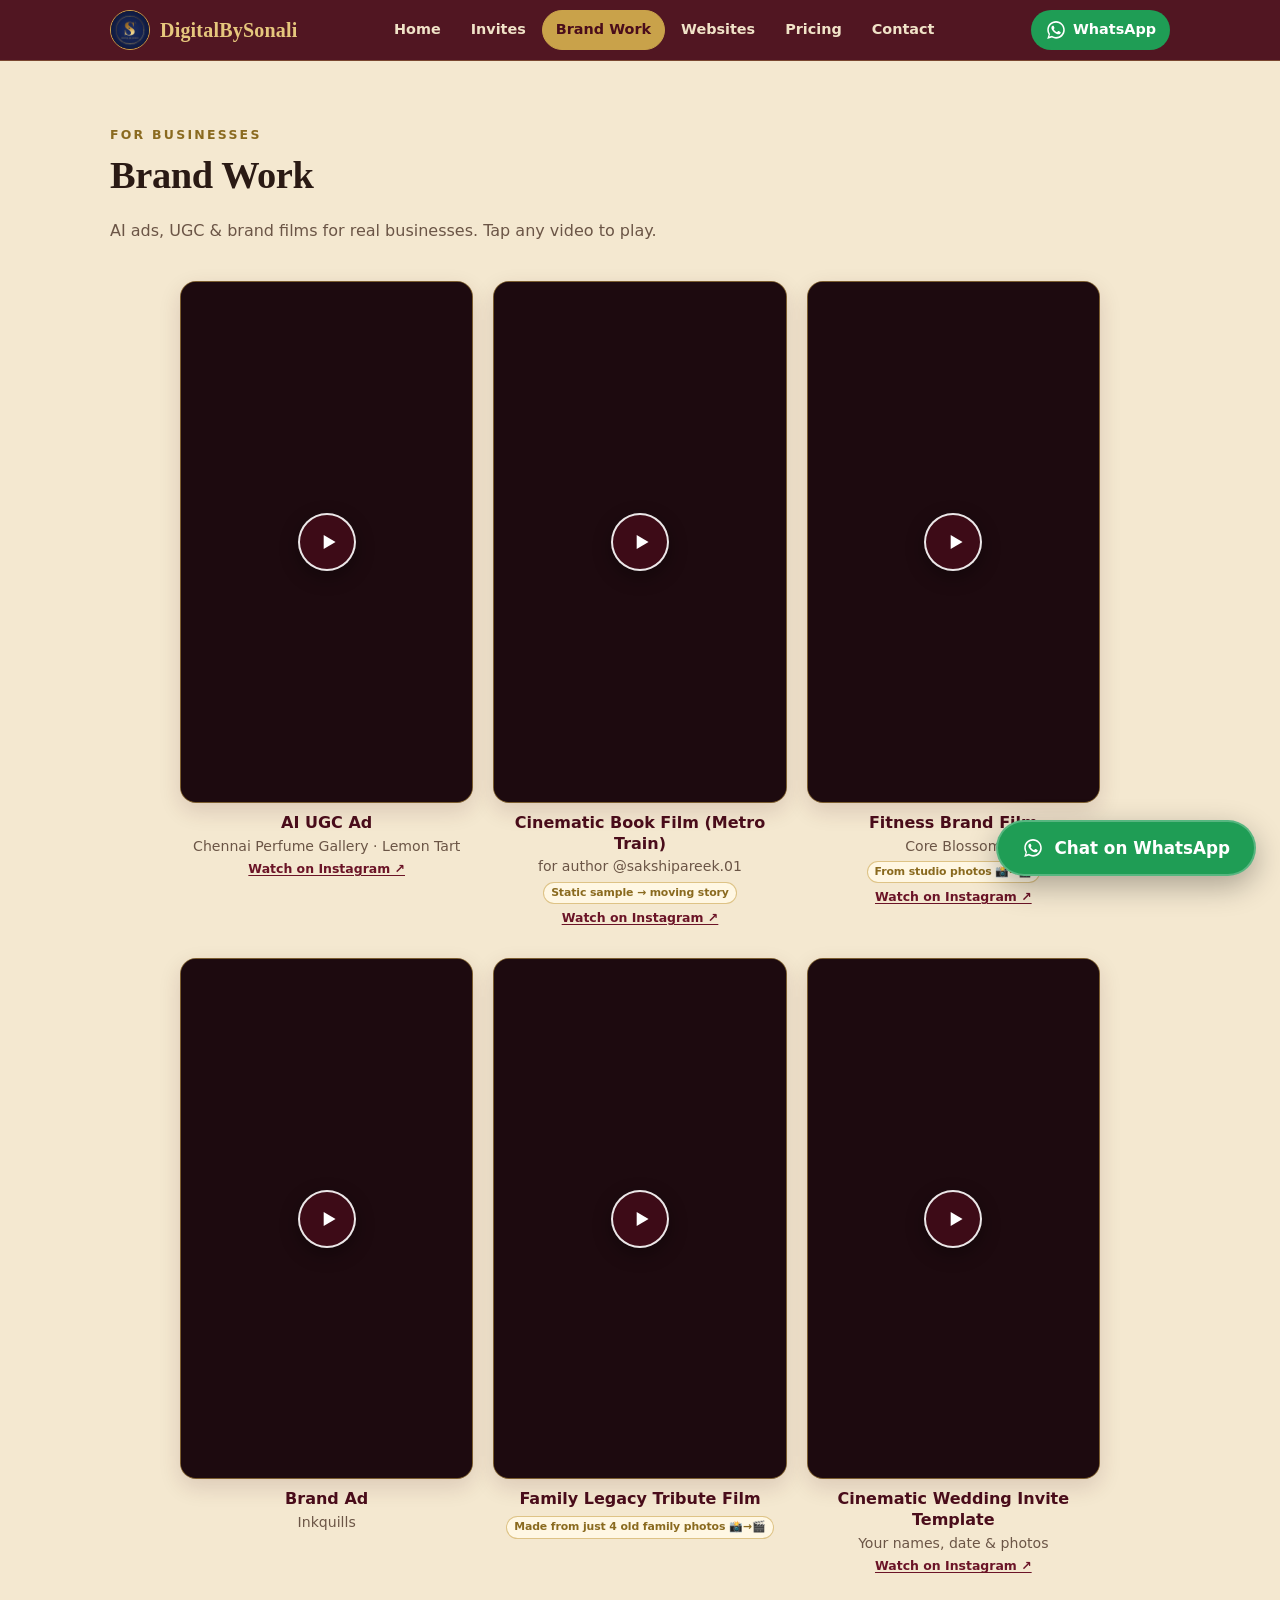
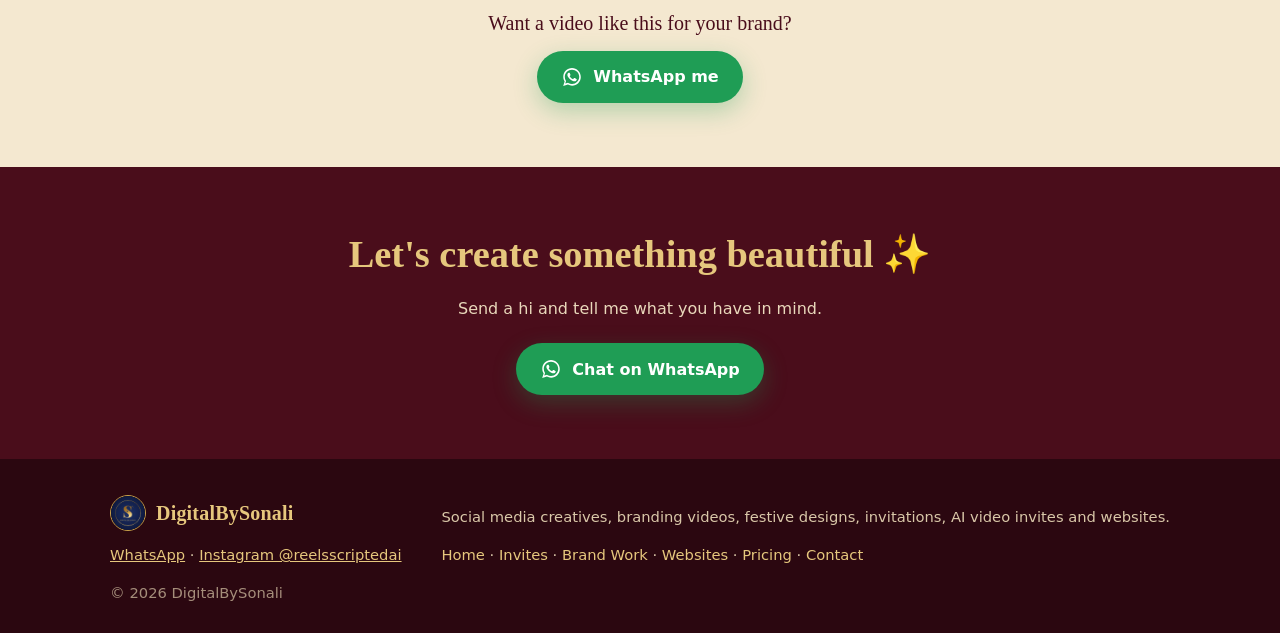
<file: brand-work.html>
<!doctype html>
<html lang="en">
<head>
<meta charset="utf-8">
<meta name="viewport" content="width=device-width, initial-scale=1">
<title>Brand Work | DigitalBySonali</title>
<meta name="description" content="AI ads, UGC and brand films for real businesses by DigitalBySonali. Tap any video to play.">
<meta name="theme-color" content="#4a0d1b">
<meta property="og:title" content="DigitalBySonali | Creatives, Videos & Invitations">
<meta property="og:description" content="Social media creatives, branding videos, festive designs, invitations and AI video invites. Chat on WhatsApp.">
<meta property="og:image" content="https://digitalbysonali.com/og.jpg">
<meta property="og:url" content="https://digitalbysonali.com/brand-work.html">
<meta property="og:type" content="website">
<link rel="canonical" href="https://digitalbysonali.com/brand-work.html">
<link rel="icon" href="img/logo.jpg">
<link rel="stylesheet" href="styles.css">
<script>document.documentElement.className+=" mo";setTimeout(function(){if(!window.__mo)document.documentElement.classList.remove("mo")},3000)</script>
<script src="motion.js" defer></script>
</head><body>
<a class="skip" href="#main">Skip to content</a>
<header class="top">
  <div class="wrap top-in">
    <a class="brand" href="./"><img src="img/logo.jpg" alt="" width="40" height="40"><span>DigitalBySonali</span></a>
    <nav class="nav nav-desk" aria-label="Main"><a href="./">Home</a><a href="invites.html">Invites</a><a href="brand-work.html" aria-current="page">Brand Work</a><a href="websites.html">Websites</a><a href="pricing.html">Pricing</a><a href="contact.html">Contact</a></nav>
    <a class="top-cta" href="https://wa.me/919176874430?text=Hi%20Sonali%2C%20I%20saw%20your%20website%20and%20want%20to%20know%20about%20your%20services" target="_blank" rel="noopener"><svg aria-hidden="true" viewBox="0 0 32 32" width="22" height="22"><path fill="currentColor" d="M16 3C9 3 3.3 8.6 3.3 15.6c0 2.5.7 4.8 2 6.8L3.2 29l6.8-2c1.9 1 4 1.6 6.1 1.6 7 0 12.7-5.6 12.7-12.6S23 3 16 3zm0 23.1c-1.9 0-3.8-.5-5.4-1.5l-.4-.2-4 1.2 1.2-3.9-.3-.4a10.4 10.4 0 0 1-1.6-5.6C5.5 9.9 10.2 5.3 16 5.3s10.5 4.6 10.5 10.3S21.8 26.1 16 26.1zm5.8-7.7c-.3-.2-1.9-.9-2.2-1-.3-.1-.5-.2-.7.2l-1 1.2c-.2.2-.4.2-.7.1-.3-.2-1.3-.5-2.6-1.6-1-.9-1.6-1.9-1.8-2.2-.2-.3 0-.5.1-.7l.5-.6.3-.5c.1-.2 0-.4 0-.6l-1-2.4c-.3-.6-.5-.5-.7-.5h-.6c-.2 0-.6.1-.9.4-.3.3-1.2 1.1-1.2 2.8s1.2 3.2 1.4 3.4c.2.2 2.4 3.6 5.7 5 .8.4 1.4.6 1.9.7.8.3 1.5.2 2.1.1.6-.1 1.9-.8 2.2-1.5.3-.7.3-1.4.2-1.5-.1-.2-.3-.3-.6-.4z"/></svg><span>WhatsApp</span></a>
  </div>
  <nav class="nav nav-mob" aria-label="Main (mobile)"><div class="nav-mob-in"><a href="./">Home</a><a href="invites.html">Invites</a><a href="brand-work.html" aria-current="page">Brand Work</a><a href="websites.html">Websites</a><a href="pricing.html">Pricing</a><a href="contact.html">Contact</a></div></nav>
</header>
<main id="main">
<section class="sec sec-cream2" id="brand-work" aria-labelledby="h-brand">
  <div class="wrap">
    <p class="eyebrow">For businesses</p>
    <h1 class="h2" id="h-brand">Brand Work</h1>
    <p class="sub">AI ads, UGC &amp; brand films for real businesses. Tap any video to play.</p>
  </div>
  <div class="bw-grid"><figure class="bw"><div class="bw-media"><video data-hls="https://digitalbysonali-videos.sites.tab.bot/brand/perfume-lemontart/index.m3u8" data-ig="https://www.instagram.com/reel/DeB_BB6zXHN/" poster="https://digitalbysonali-videos.sites.tab.bot/brand/perfume-lemontart.jpg" preload="none" playsinline width="576" height="1024" aria-label="AI UGC Ad: Chennai Perfume Gallery · Lemon Tart"></video><button class="bw-play" type="button" aria-label="Play video: AI UGC Ad: Chennai Perfume Gallery · Lemon Tart"><svg viewBox="0 0 24 24" width="26" height="26" aria-hidden="true"><path fill="currentColor" d="M8 5.5v13l11-6.5z"/></svg></button></div><figcaption><b>AI UGC Ad</b><span class="bw-client">Chennai Perfume Gallery · Lemon Tart</span><a class="bw-ig" href="https://www.instagram.com/reel/DeB_BB6zXHN/" target="_blank" rel="noopener">Watch on Instagram ↗</a></figcaption></figure><figure class="bw"><div class="bw-media"><video data-hls="https://digitalbysonali-videos.sites.tab.bot/brand/book-film/index.m3u8" data-ig="https://www.instagram.com/reel/DdEh9Zzzmx0/" poster="https://digitalbysonali-videos.sites.tab.bot/brand/book-film.jpg" preload="none" playsinline width="576" height="1024" aria-label="Cinematic Book Film (Metro Train): for author @sakshipareek.01"></video><button class="bw-play" type="button" aria-label="Play video: Cinematic Book Film (Metro Train): for author @sakshipareek.01"><svg viewBox="0 0 24 24" width="26" height="26" aria-hidden="true"><path fill="currentColor" d="M8 5.5v13l11-6.5z"/></svg></button></div><figcaption><b>Cinematic Book Film (Metro Train)</b><span class="bw-client">for author @sakshipareek.01</span><span class="bw-note">Static sample → moving story</span><a class="bw-ig" href="https://www.instagram.com/reel/DdEh9Zzzmx0/" target="_blank" rel="noopener">Watch on Instagram ↗</a></figcaption></figure><figure class="bw"><div class="bw-media"><video data-hls="https://digitalbysonali-videos.sites.tab.bot/brand/fitness/index.m3u8" data-ig="https://www.instagram.com/reel/Dc7uDvyTaIQ/" poster="https://digitalbysonali-videos.sites.tab.bot/brand/fitness.jpg" preload="none" playsinline width="576" height="1024" aria-label="Fitness Brand Film: Core Blossom"></video><button class="bw-play" type="button" aria-label="Play video: Fitness Brand Film: Core Blossom"><svg viewBox="0 0 24 24" width="26" height="26" aria-hidden="true"><path fill="currentColor" d="M8 5.5v13l11-6.5z"/></svg></button></div><figcaption><b>Fitness Brand Film</b><span class="bw-client">Core Blossom</span><span class="bw-note">From studio photos 📸➡️🎬</span><a class="bw-ig" href="https://www.instagram.com/reel/Dc7uDvyTaIQ/" target="_blank" rel="noopener">Watch on Instagram ↗</a></figcaption></figure><figure class="bw"><div class="bw-media"><video data-hls="https://digitalbysonali-videos.sites.tab.bot/brand/inkquills/index.m3u8" data-ig="" poster="https://digitalbysonali-videos.sites.tab.bot/brand/inkquills.jpg" preload="none" playsinline width="576" height="1024" aria-label="Brand Ad: Inkquills"></video><button class="bw-play" type="button" aria-label="Play video: Brand Ad: Inkquills"><svg viewBox="0 0 24 24" width="26" height="26" aria-hidden="true"><path fill="currentColor" d="M8 5.5v13l11-6.5z"/></svg></button></div><figcaption><b>Brand Ad</b><span class="bw-client">Inkquills</span></figcaption></figure><figure class="bw"><div class="bw-media"><video data-hls="https://digitalbysonali-videos.sites.tab.bot/brand/heritage-v2/index.m3u8" data-ig="" poster="https://digitalbysonali-videos.sites.tab.bot/brand/heritage-v2.jpg" preload="none" playsinline width="576" height="1024" aria-label="Family Legacy Tribute Film: "></video><button class="bw-play" type="button" aria-label="Play video: Family Legacy Tribute Film: "><svg viewBox="0 0 24 24" width="26" height="26" aria-hidden="true"><path fill="currentColor" d="M8 5.5v13l11-6.5z"/></svg></button></div><figcaption><b>Family Legacy Tribute Film</b><span class="bw-note bw-note-wrap">Made from just 4 old family photos 📸→🎬</span></figcaption></figure><figure class="bw"><div class="bw-media"><video data-hls="https://digitalbysonali-videos.sites.tab.bot/brand/wedding-template/index.m3u8" data-ig="https://www.instagram.com/reel/Dd1ldIrTCum/" poster="https://digitalbysonali-videos.sites.tab.bot/brand/wedding-template.jpg" preload="none" playsinline width="576" height="1024" aria-label="Cinematic Wedding Invite Template: Your names, date &amp; photos"></video><button class="bw-play" type="button" aria-label="Play video: Cinematic Wedding Invite Template: Your names, date &amp; photos"><svg viewBox="0 0 24 24" width="26" height="26" aria-hidden="true"><path fill="currentColor" d="M8 5.5v13l11-6.5z"/></svg></button></div><figcaption><b>Cinematic Wedding Invite Template</b><span class="bw-client">Your names, date &amp; photos</span><a class="bw-ig" href="https://www.instagram.com/reel/Dd1ldIrTCum/" target="_blank" rel="noopener">Watch on Instagram ↗</a></figcaption></figure></div>
  <div class="wrap center bw-cta"><p>Want a video like this for your brand?</p><a class="btn btn-wa" href="https://wa.me/919176874430?text=Hi%20Sonali%2C%20I%20saw%20your%20website%20and%20want%20to%20know%20about%20your%20services" target="_blank" rel="noopener"><svg aria-hidden="true" viewBox="0 0 32 32" width="22" height="22"><path fill="currentColor" d="M16 3C9 3 3.3 8.6 3.3 15.6c0 2.5.7 4.8 2 6.8L3.2 29l6.8-2c1.9 1 4 1.6 6.1 1.6 7 0 12.7-5.6 12.7-12.6S23 3 16 3zm0 23.1c-1.9 0-3.8-.5-5.4-1.5l-.4-.2-4 1.2 1.2-3.9-.3-.4a10.4 10.4 0 0 1-1.6-5.6C5.5 9.9 10.2 5.3 16 5.3s10.5 4.6 10.5 10.3S21.8 26.1 16 26.1zm5.8-7.7c-.3-.2-1.9-.9-2.2-1-.3-.1-.5-.2-.7.2l-1 1.2c-.2.2-.4.2-.7.1-.3-.2-1.3-.5-2.6-1.6-1-.9-1.6-1.9-1.8-2.2-.2-.3 0-.5.1-.7l.5-.6.3-.5c.1-.2 0-.4 0-.6l-1-2.4c-.3-.6-.5-.5-.7-.5h-.6c-.2 0-.6.1-.9.4-.3.3-1.2 1.1-1.2 2.8s1.2 3.2 1.4 3.4c.2.2 2.4 3.6 5.7 5 .8.4 1.4.6 1.9.7.8.3 1.5.2 2.1.1.6-.1 1.9-.8 2.2-1.5.3-.7.3-1.4.2-1.5-.1-.2-.3-.3-.6-.4z"/></svg><span>WhatsApp me</span></a></div>
</section>
<section class="sec sec-dark final">
  <div class="wrap center">
    <h2>Let's create something beautiful ✨</h2>
    <p class="sub">Send a hi and tell me what you have in mind.</p>
    <a class="btn btn-wa" href="https://wa.me/919176874430?text=Hi%20Sonali%2C%20I%20saw%20your%20website%20and%20want%20to%20know%20about%20your%20services" target="_blank" rel="noopener"><svg aria-hidden="true" viewBox="0 0 32 32" width="22" height="22"><path fill="currentColor" d="M16 3C9 3 3.3 8.6 3.3 15.6c0 2.5.7 4.8 2 6.8L3.2 29l6.8-2c1.9 1 4 1.6 6.1 1.6 7 0 12.7-5.6 12.7-12.6S23 3 16 3zm0 23.1c-1.9 0-3.8-.5-5.4-1.5l-.4-.2-4 1.2 1.2-3.9-.3-.4a10.4 10.4 0 0 1-1.6-5.6C5.5 9.9 10.2 5.3 16 5.3s10.5 4.6 10.5 10.3S21.8 26.1 16 26.1zm5.8-7.7c-.3-.2-1.9-.9-2.2-1-.3-.1-.5-.2-.7.2l-1 1.2c-.2.2-.4.2-.7.1-.3-.2-1.3-.5-2.6-1.6-1-.9-1.6-1.9-1.8-2.2-.2-.3 0-.5.1-.7l.5-.6.3-.5c.1-.2 0-.4 0-.6l-1-2.4c-.3-.6-.5-.5-.7-.5h-.6c-.2 0-.6.1-.9.4-.3.3-1.2 1.1-1.2 2.8s1.2 3.2 1.4 3.4c.2.2 2.4 3.6 5.7 5 .8.4 1.4.6 1.9.7.8.3 1.5.2 2.1.1.6-.1 1.9-.8 2.2-1.5.3-.7.3-1.4.2-1.5-.1-.2-.3-.3-.6-.4z"/></svg><span>Chat on WhatsApp</span></a>
  </div>
</section>
</main>
<footer class="foot">
  <div class="wrap foot-in">
    <a class="brand" href="./"><img src="img/logo.jpg" alt="" width="40" height="40"><span>DigitalBySonali</span></a>
    <p>Social media creatives, branding videos, festive designs, invitations, AI video invites and websites.</p>
    <p class="links"><a href="https://wa.me/919176874430?text=Hi%20Sonali%2C%20I%20saw%20your%20website%20and%20want%20to%20know%20about%20your%20services" target="_blank" rel="noopener">WhatsApp</a> · <a href="https://instagram.com/reelsscriptedai" target="_blank" rel="noopener">Instagram @reelsscriptedai</a></p>
    <p class="links foot-nav"><a href="./">Home</a> · <a href="invites.html">Invites</a> · <a href="brand-work.html">Brand Work</a> · <a href="websites.html">Websites</a> · <a href="pricing.html">Pricing</a> · <a href="contact.html">Contact</a></p>
    <p class="copy">© 2026 DigitalBySonali</p>
  </div>
</footer>
<a class="sticky-wa" href="https://wa.me/919176874430?text=Hi%20Sonali%2C%20I%20saw%20your%20website%20and%20want%20to%20know%20about%20your%20services" target="_blank" rel="noopener"><svg aria-hidden="true" viewBox="0 0 32 32" width="22" height="22"><path fill="currentColor" d="M16 3C9 3 3.3 8.6 3.3 15.6c0 2.5.7 4.8 2 6.8L3.2 29l6.8-2c1.9 1 4 1.6 6.1 1.6 7 0 12.7-5.6 12.7-12.6S23 3 16 3zm0 23.1c-1.9 0-3.8-.5-5.4-1.5l-.4-.2-4 1.2 1.2-3.9-.3-.4a10.4 10.4 0 0 1-1.6-5.6C5.5 9.9 10.2 5.3 16 5.3s10.5 4.6 10.5 10.3S21.8 26.1 16 26.1zm5.8-7.7c-.3-.2-1.9-.9-2.2-1-.3-.1-.5-.2-.7.2l-1 1.2c-.2.2-.4.2-.7.1-.3-.2-1.3-.5-2.6-1.6-1-.9-1.6-1.9-1.8-2.2-.2-.3 0-.5.1-.7l.5-.6.3-.5c.1-.2 0-.4 0-.6l-1-2.4c-.3-.6-.5-.5-.7-.5h-.6c-.2 0-.6.1-.9.4-.3.3-1.2 1.1-1.2 2.8s1.2 3.2 1.4 3.4c.2.2 2.4 3.6 5.7 5 .8.4 1.4.6 1.9.7.8.3 1.5.2 2.1.1.6-.1 1.9-.8 2.2-1.5.3-.7.3-1.4.2-1.5-.1-.2-.3-.3-.6-.4z"/></svg><span>Chat on WhatsApp</span></a>
<script>
(function(){
var vs=[].slice.call(document.querySelectorAll('.bw video'));
function pauseOthers(v){vs.forEach(function(o){if(o!==v&&!o.paused)o.pause();});}
function blobSrc(v){var m=v.getAttribute('data-hls'),base=m.replace(/[^/]*$/,'');
 return fetch(m).then(function(r){return r.text();}).then(function(t){
  var list=['init.mp4'].concat(t.split('\n').filter(function(l){return /\.m4s\s*$/.test(l);}).map(function(l){return l.trim();}));
  return Promise.all(list.map(function(n){return fetch(base+n).then(function(r){if(!r.ok)throw new Error(n);return r.arrayBuffer();});}));
 }).then(function(parts){return URL.createObjectURL(new Blob(parts,{type:'video/mp4'}));});}
vs.forEach(function(v){
 var fig=v.closest('.bw'),b=fig.querySelector('.bw-play');
 b.addEventListener('click',function(){
  pauseOthers(v);v.setAttribute('controls','');
  if(v.getAttribute('src')){v.play();b.hidden=true;return;}
  if(v.canPlayType('application/vnd.apple.mpegurl')){v.src=v.getAttribute('data-hls');b.hidden=true;v.play().catch(function(){});return;}
  fig.classList.add('bw-loading');
  var ig=v.getAttribute('data-ig');
  blobSrc(v).then(function(u){v.src=u;fig.classList.remove('bw-loading');b.hidden=true;return v.play();})
   .catch(function(){fig.classList.remove('bw-loading');v.removeAttribute('controls');if(ig){window.open(ig,'_blank');}else{fig.classList.add('bw-nohls');}});
 });
 v.addEventListener('play',function(){b.hidden=true;pauseOthers(v);});
});})();
</script>
</body>
</html>
</file>
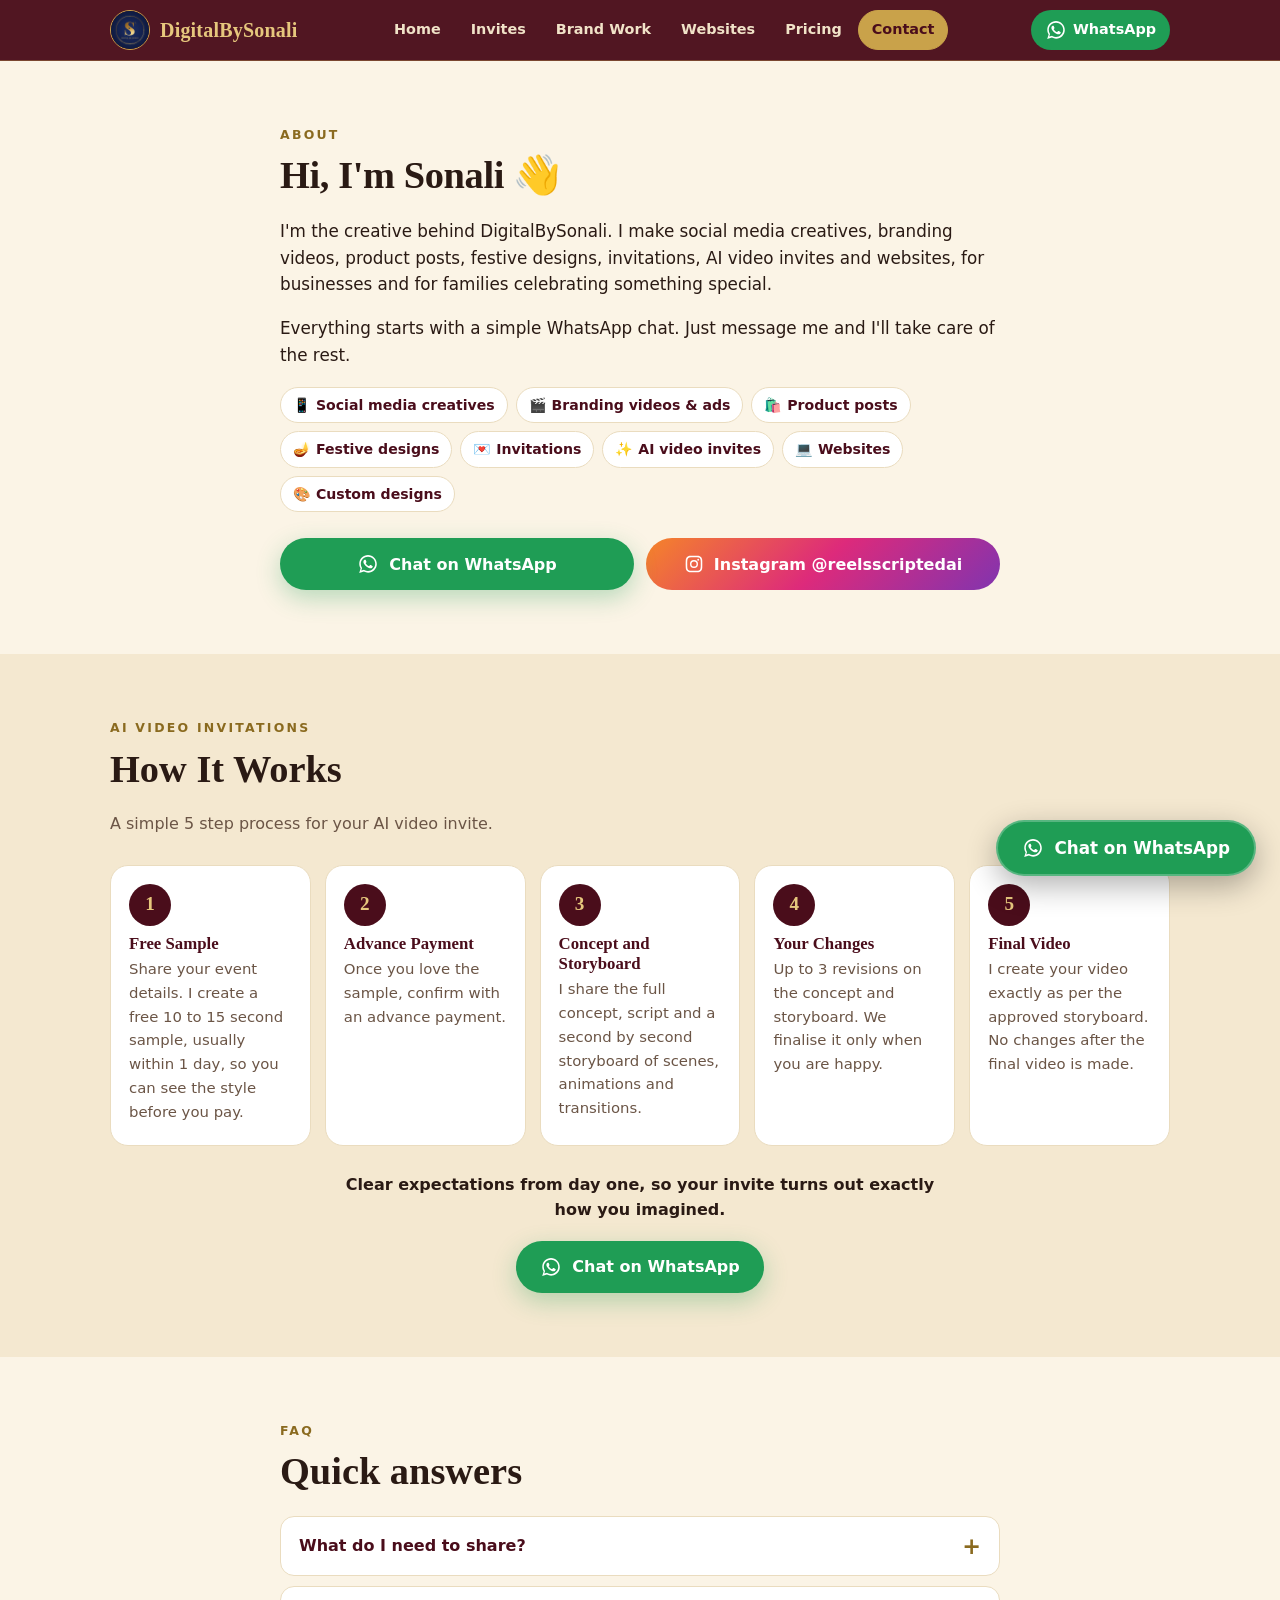
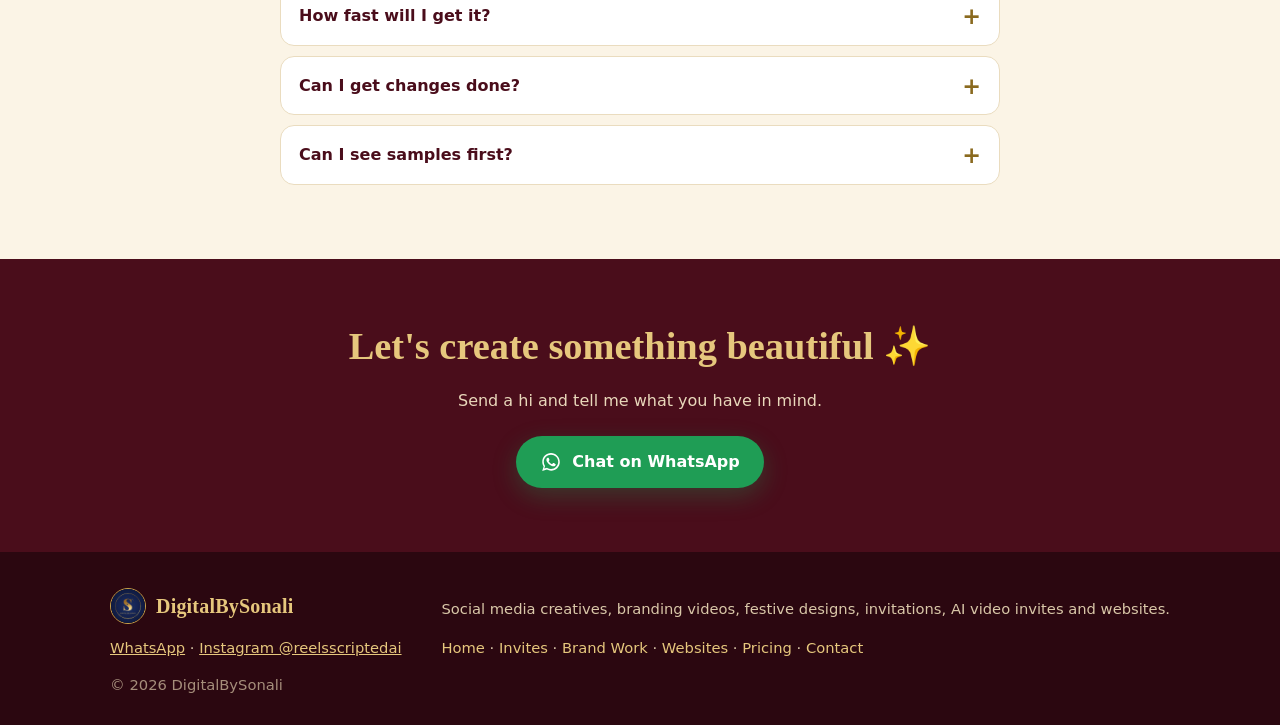
<file: contact.html>
<!doctype html>
<html lang="en">
<head>
<meta charset="utf-8">
<meta name="viewport" content="width=device-width, initial-scale=1">
<title>About &amp; Contact | DigitalBySonali</title>
<meta name="description" content="About Sonali, how it works, FAQ, and how to reach DigitalBySonali on WhatsApp or Instagram.">
<meta name="theme-color" content="#4a0d1b">
<meta property="og:title" content="DigitalBySonali | Creatives, Videos & Invitations">
<meta property="og:description" content="Social media creatives, branding videos, festive designs, invitations and AI video invites. Chat on WhatsApp.">
<meta property="og:image" content="https://digitalbysonali.com/og.jpg">
<meta property="og:url" content="https://digitalbysonali.com/contact.html">
<meta property="og:type" content="website">
<link rel="canonical" href="https://digitalbysonali.com/contact.html">
<link rel="icon" href="img/logo.jpg">
<link rel="stylesheet" href="styles.css">
<script>document.documentElement.className+=" mo";setTimeout(function(){if(!window.__mo)document.documentElement.classList.remove("mo")},3000)</script>
<script src="motion.js" defer></script>
</head><body>
<a class="skip" href="#main">Skip to content</a>
<header class="top">
  <div class="wrap top-in">
    <a class="brand" href="./"><img src="img/logo.jpg" alt="" width="40" height="40"><span>DigitalBySonali</span></a>
    <nav class="nav nav-desk" aria-label="Main"><a href="./">Home</a><a href="invites.html">Invites</a><a href="brand-work.html">Brand Work</a><a href="websites.html">Websites</a><a href="pricing.html">Pricing</a><a href="contact.html" aria-current="page">Contact</a></nav>
    <a class="top-cta" href="https://wa.me/919176874430?text=Hi%20Sonali%2C%20I%20saw%20your%20website%20and%20want%20to%20know%20about%20your%20services" target="_blank" rel="noopener"><svg aria-hidden="true" viewBox="0 0 32 32" width="22" height="22"><path fill="currentColor" d="M16 3C9 3 3.3 8.6 3.3 15.6c0 2.5.7 4.8 2 6.8L3.2 29l6.8-2c1.9 1 4 1.6 6.1 1.6 7 0 12.7-5.6 12.7-12.6S23 3 16 3zm0 23.1c-1.9 0-3.8-.5-5.4-1.5l-.4-.2-4 1.2 1.2-3.9-.3-.4a10.4 10.4 0 0 1-1.6-5.6C5.5 9.9 10.2 5.3 16 5.3s10.5 4.6 10.5 10.3S21.8 26.1 16 26.1zm5.8-7.7c-.3-.2-1.9-.9-2.2-1-.3-.1-.5-.2-.7.2l-1 1.2c-.2.2-.4.2-.7.1-.3-.2-1.3-.5-2.6-1.6-1-.9-1.6-1.9-1.8-2.2-.2-.3 0-.5.1-.7l.5-.6.3-.5c.1-.2 0-.4 0-.6l-1-2.4c-.3-.6-.5-.5-.7-.5h-.6c-.2 0-.6.1-.9.4-.3.3-1.2 1.1-1.2 2.8s1.2 3.2 1.4 3.4c.2.2 2.4 3.6 5.7 5 .8.4 1.4.6 1.9.7.8.3 1.5.2 2.1.1.6-.1 1.9-.8 2.2-1.5.3-.7.3-1.4.2-1.5-.1-.2-.3-.3-.6-.4z"/></svg><span>WhatsApp</span></a>
  </div>
  <nav class="nav nav-mob" aria-label="Main (mobile)"><div class="nav-mob-in"><a href="./">Home</a><a href="invites.html">Invites</a><a href="brand-work.html">Brand Work</a><a href="websites.html">Websites</a><a href="pricing.html">Pricing</a><a href="contact.html" aria-current="page">Contact</a></div></nav>
</header>
<main id="main">
<section class="sec" id="about" aria-labelledby="h-about">
  <div class="wrap narrow about">
    <p class="eyebrow">About</p>
    <h1 class="h2" id="h-about">Hi, I'm Sonali 👋</h1>
    <p class="lead-dark">I'm the creative behind DigitalBySonali. I make social media creatives, branding videos, product posts, festive designs, invitations, AI video invites and websites, for businesses and for families celebrating something special.</p>
    <p class="lead-dark">Everything starts with a simple WhatsApp chat. Just message me and I'll take care of the rest.</p>
    <ul class="chips"><li>📱 Social media creatives</li><li>🎬 Branding videos &amp; ads</li><li>🛍️ Product posts</li><li>🪔 Festive designs</li><li>💌 Invitations</li><li>✨ AI video invites</li><li>💻 Websites</li><li>🎨 Custom designs</li></ul>
    <div class="contact-row">
      <a class="btn btn-wa" href="https://wa.me/919176874430?text=Hi%20Sonali%2C%20I%20saw%20your%20website%20and%20want%20to%20know%20about%20your%20services" target="_blank" rel="noopener"><svg aria-hidden="true" viewBox="0 0 32 32" width="22" height="22"><path fill="currentColor" d="M16 3C9 3 3.3 8.6 3.3 15.6c0 2.5.7 4.8 2 6.8L3.2 29l6.8-2c1.9 1 4 1.6 6.1 1.6 7 0 12.7-5.6 12.7-12.6S23 3 16 3zm0 23.1c-1.9 0-3.8-.5-5.4-1.5l-.4-.2-4 1.2 1.2-3.9-.3-.4a10.4 10.4 0 0 1-1.6-5.6C5.5 9.9 10.2 5.3 16 5.3s10.5 4.6 10.5 10.3S21.8 26.1 16 26.1zm5.8-7.7c-.3-.2-1.9-.9-2.2-1-.3-.1-.5-.2-.7.2l-1 1.2c-.2.2-.4.2-.7.1-.3-.2-1.3-.5-2.6-1.6-1-.9-1.6-1.9-1.8-2.2-.2-.3 0-.5.1-.7l.5-.6.3-.5c.1-.2 0-.4 0-.6l-1-2.4c-.3-.6-.5-.5-.7-.5h-.6c-.2 0-.6.1-.9.4-.3.3-1.2 1.1-1.2 2.8s1.2 3.2 1.4 3.4c.2.2 2.4 3.6 5.7 5 .8.4 1.4.6 1.9.7.8.3 1.5.2 2.1.1.6-.1 1.9-.8 2.2-1.5.3-.7.3-1.4.2-1.5-.1-.2-.3-.3-.6-.4z"/></svg><span>Chat on WhatsApp</span></a>
      <a class="btn btn-ig" href="https://instagram.com/reelsscriptedai" target="_blank" rel="noopener"><svg aria-hidden="true" viewBox="0 0 24 24" width="20" height="20"><path fill="currentColor" d="M12 7.2A4.8 4.8 0 1 0 12 16.8 4.8 4.8 0 0 0 12 7.2zm0 7.9a3.1 3.1 0 1 1 0-6.2 3.1 3.1 0 0 1 0 6.2zM17 5.8a1.1 1.1 0 1 0 0 2.2 1.1 1.1 0 0 0 0-2.2zM21.9 7.9c-.1-1.6-.4-3-1.6-4.2S17.7 2.2 16.1 2.1C14.4 2 9.6 2 7.9 2.1 6.3 2.2 4.9 2.5 3.7 3.7S2.2 6.3 2.1 7.9C2 9.6 2 14.4 2.1 16.1c.1 1.6.4 3 1.6 4.2s2.6 1.5 4.2 1.6c1.7.1 6.5.1 8.2 0 1.6-.1 3-.4 4.2-1.6s1.5-2.6 1.6-4.2c.1-1.7.1-6.5 0-8.2zm-2.2 10a3.3 3.3 0 0 1-1.9 1.9c-1.3.5-4.4.4-5.8.4s-4.5.1-5.8-.4a3.3 3.3 0 0 1-1.9-1.9c-.5-1.3-.4-4.4-.4-5.8s-.1-4.5.4-5.8A3.3 3.3 0 0 1 6.2 4.3C7.5 3.8 10.6 3.9 12 3.9s4.5-.1 5.8.4a3.3 3.3 0 0 1 1.9 1.9c.5 1.3.4 4.4.4 5.8s.1 4.5-.4 5.8z"/></svg><span>Instagram @reelsscriptedai</span></a>
    </div>
  </div>
</section>

<section class="sec sec-cream2" id="process" aria-labelledby="h-process">
  <div class="wrap">
    <p class="eyebrow">AI video invitations</p>
    <h2 id="h-process">How It Works</h2>
    <p class="sub">A simple 5 step process for your AI video invite.</p>
    <ol class="steps steps-5">
      <li><span class="num">1</span><h3>Free Sample</h3><p>Share your event details. I create a free 10 to 15 second sample, usually within 1 day, so you can see the style before you pay.</p></li>
      <li><span class="num">2</span><h3>Advance Payment</h3><p>Once you love the sample, confirm with an advance payment.</p></li>
      <li><span class="num">3</span><h3>Concept and Storyboard</h3><p>I share the full concept, script and a second by second storyboard of scenes, animations and transitions.</p></li>
      <li><span class="num">4</span><h3>Your Changes</h3><p>Up to 3 revisions on the concept and storyboard. We finalise it only when you are happy.</p></li>
      <li><span class="num">5</span><h3>Final Video</h3><p>I create your video exactly as per the approved storyboard. No changes after the final video is made.</p></li>
    </ol>
    <p class="note process-note">Clear expectations from day one, so your invite turns out exactly how you imagined.</p>
    <div class="center process-cta"><a class="btn btn-wa" href="https://wa.me/919176874430?text=Hi%20Sonali%2C%20I%20saw%20your%20website%20and%20want%20to%20know%20about%20your%20services" target="_blank" rel="noopener"><svg aria-hidden="true" viewBox="0 0 32 32" width="22" height="22"><path fill="currentColor" d="M16 3C9 3 3.3 8.6 3.3 15.6c0 2.5.7 4.8 2 6.8L3.2 29l6.8-2c1.9 1 4 1.6 6.1 1.6 7 0 12.7-5.6 12.7-12.6S23 3 16 3zm0 23.1c-1.9 0-3.8-.5-5.4-1.5l-.4-.2-4 1.2 1.2-3.9-.3-.4a10.4 10.4 0 0 1-1.6-5.6C5.5 9.9 10.2 5.3 16 5.3s10.5 4.6 10.5 10.3S21.8 26.1 16 26.1zm5.8-7.7c-.3-.2-1.9-.9-2.2-1-.3-.1-.5-.2-.7.2l-1 1.2c-.2.2-.4.2-.7.1-.3-.2-1.3-.5-2.6-1.6-1-.9-1.6-1.9-1.8-2.2-.2-.3 0-.5.1-.7l.5-.6.3-.5c.1-.2 0-.4 0-.6l-1-2.4c-.3-.6-.5-.5-.7-.5h-.6c-.2 0-.6.1-.9.4-.3.3-1.2 1.1-1.2 2.8s1.2 3.2 1.4 3.4c.2.2 2.4 3.6 5.7 5 .8.4 1.4.6 1.9.7.8.3 1.5.2 2.1.1.6-.1 1.9-.8 2.2-1.5.3-.7.3-1.4.2-1.5-.1-.2-.3-.3-.6-.4z"/></svg><span>Chat on WhatsApp</span></a></div>
  </div>
</section>


<section class="sec" id="faq" aria-labelledby="h-faq">
  <div class="wrap narrow">
    <p class="eyebrow">FAQ</p>
    <h2 id="h-faq">Quick answers</h2>
    <div class="faq"><details><summary>What do I need to share?</summary><p>Just the basics on WhatsApp: names, date, venue or business details, your photos (for AI invites) and any reference you like. I take it from there.</p></details><details><summary>How fast will I get it?</summary><p>The free sample usually comes within 1 day. During festivals or busy days it can take a little longer. Tell me your date when you message, and I will confirm the delivery time before I start, so there are no surprises.</p></details><details><summary>Can I get changes done?</summary><p>You get up to 3 revisions on the concept and storyboard before I create the final video. After the final video is made, no further changes are included.</p></details><details><summary>Can I see samples first?</summary><p>Yes. Have a look on Instagram, or message me on WhatsApp with what you need and I will share samples that match.</p></details></div>
  </div>
</section>
<section class="sec sec-dark final">
  <div class="wrap center">
    <h2>Let's create something beautiful ✨</h2>
    <p class="sub">Send a hi and tell me what you have in mind.</p>
    <a class="btn btn-wa" href="https://wa.me/919176874430?text=Hi%20Sonali%2C%20I%20saw%20your%20website%20and%20want%20to%20know%20about%20your%20services" target="_blank" rel="noopener"><svg aria-hidden="true" viewBox="0 0 32 32" width="22" height="22"><path fill="currentColor" d="M16 3C9 3 3.3 8.6 3.3 15.6c0 2.5.7 4.8 2 6.8L3.2 29l6.8-2c1.9 1 4 1.6 6.1 1.6 7 0 12.7-5.6 12.7-12.6S23 3 16 3zm0 23.1c-1.9 0-3.8-.5-5.4-1.5l-.4-.2-4 1.2 1.2-3.9-.3-.4a10.4 10.4 0 0 1-1.6-5.6C5.5 9.9 10.2 5.3 16 5.3s10.5 4.6 10.5 10.3S21.8 26.1 16 26.1zm5.8-7.7c-.3-.2-1.9-.9-2.2-1-.3-.1-.5-.2-.7.2l-1 1.2c-.2.2-.4.2-.7.1-.3-.2-1.3-.5-2.6-1.6-1-.9-1.6-1.9-1.8-2.2-.2-.3 0-.5.1-.7l.5-.6.3-.5c.1-.2 0-.4 0-.6l-1-2.4c-.3-.6-.5-.5-.7-.5h-.6c-.2 0-.6.1-.9.4-.3.3-1.2 1.1-1.2 2.8s1.2 3.2 1.4 3.4c.2.2 2.4 3.6 5.7 5 .8.4 1.4.6 1.9.7.8.3 1.5.2 2.1.1.6-.1 1.9-.8 2.2-1.5.3-.7.3-1.4.2-1.5-.1-.2-.3-.3-.6-.4z"/></svg><span>Chat on WhatsApp</span></a>
  </div>
</section>
</main>
<footer class="foot">
  <div class="wrap foot-in">
    <a class="brand" href="./"><img src="img/logo.jpg" alt="" width="40" height="40"><span>DigitalBySonali</span></a>
    <p>Social media creatives, branding videos, festive designs, invitations, AI video invites and websites.</p>
    <p class="links"><a href="https://wa.me/919176874430?text=Hi%20Sonali%2C%20I%20saw%20your%20website%20and%20want%20to%20know%20about%20your%20services" target="_blank" rel="noopener">WhatsApp</a> · <a href="https://instagram.com/reelsscriptedai" target="_blank" rel="noopener">Instagram @reelsscriptedai</a></p>
    <p class="links foot-nav"><a href="./">Home</a> · <a href="invites.html">Invites</a> · <a href="brand-work.html">Brand Work</a> · <a href="websites.html">Websites</a> · <a href="pricing.html">Pricing</a> · <a href="contact.html">Contact</a></p>
    <p class="copy">© 2026 DigitalBySonali</p>
  </div>
</footer>
<a class="sticky-wa" href="https://wa.me/919176874430?text=Hi%20Sonali%2C%20I%20saw%20your%20website%20and%20want%20to%20know%20about%20your%20services" target="_blank" rel="noopener"><svg aria-hidden="true" viewBox="0 0 32 32" width="22" height="22"><path fill="currentColor" d="M16 3C9 3 3.3 8.6 3.3 15.6c0 2.5.7 4.8 2 6.8L3.2 29l6.8-2c1.9 1 4 1.6 6.1 1.6 7 0 12.7-5.6 12.7-12.6S23 3 16 3zm0 23.1c-1.9 0-3.8-.5-5.4-1.5l-.4-.2-4 1.2 1.2-3.9-.3-.4a10.4 10.4 0 0 1-1.6-5.6C5.5 9.9 10.2 5.3 16 5.3s10.5 4.6 10.5 10.3S21.8 26.1 16 26.1zm5.8-7.7c-.3-.2-1.9-.9-2.2-1-.3-.1-.5-.2-.7.2l-1 1.2c-.2.2-.4.2-.7.1-.3-.2-1.3-.5-2.6-1.6-1-.9-1.6-1.9-1.8-2.2-.2-.3 0-.5.1-.7l.5-.6.3-.5c.1-.2 0-.4 0-.6l-1-2.4c-.3-.6-.5-.5-.7-.5h-.6c-.2 0-.6.1-.9.4-.3.3-1.2 1.1-1.2 2.8s1.2 3.2 1.4 3.4c.2.2 2.4 3.6 5.7 5 .8.4 1.4.6 1.9.7.8.3 1.5.2 2.1.1.6-.1 1.9-.8 2.2-1.5.3-.7.3-1.4.2-1.5-.1-.2-.3-.3-.6-.4z"/></svg><span>Chat on WhatsApp</span></a>
</body>
</html>
</file>
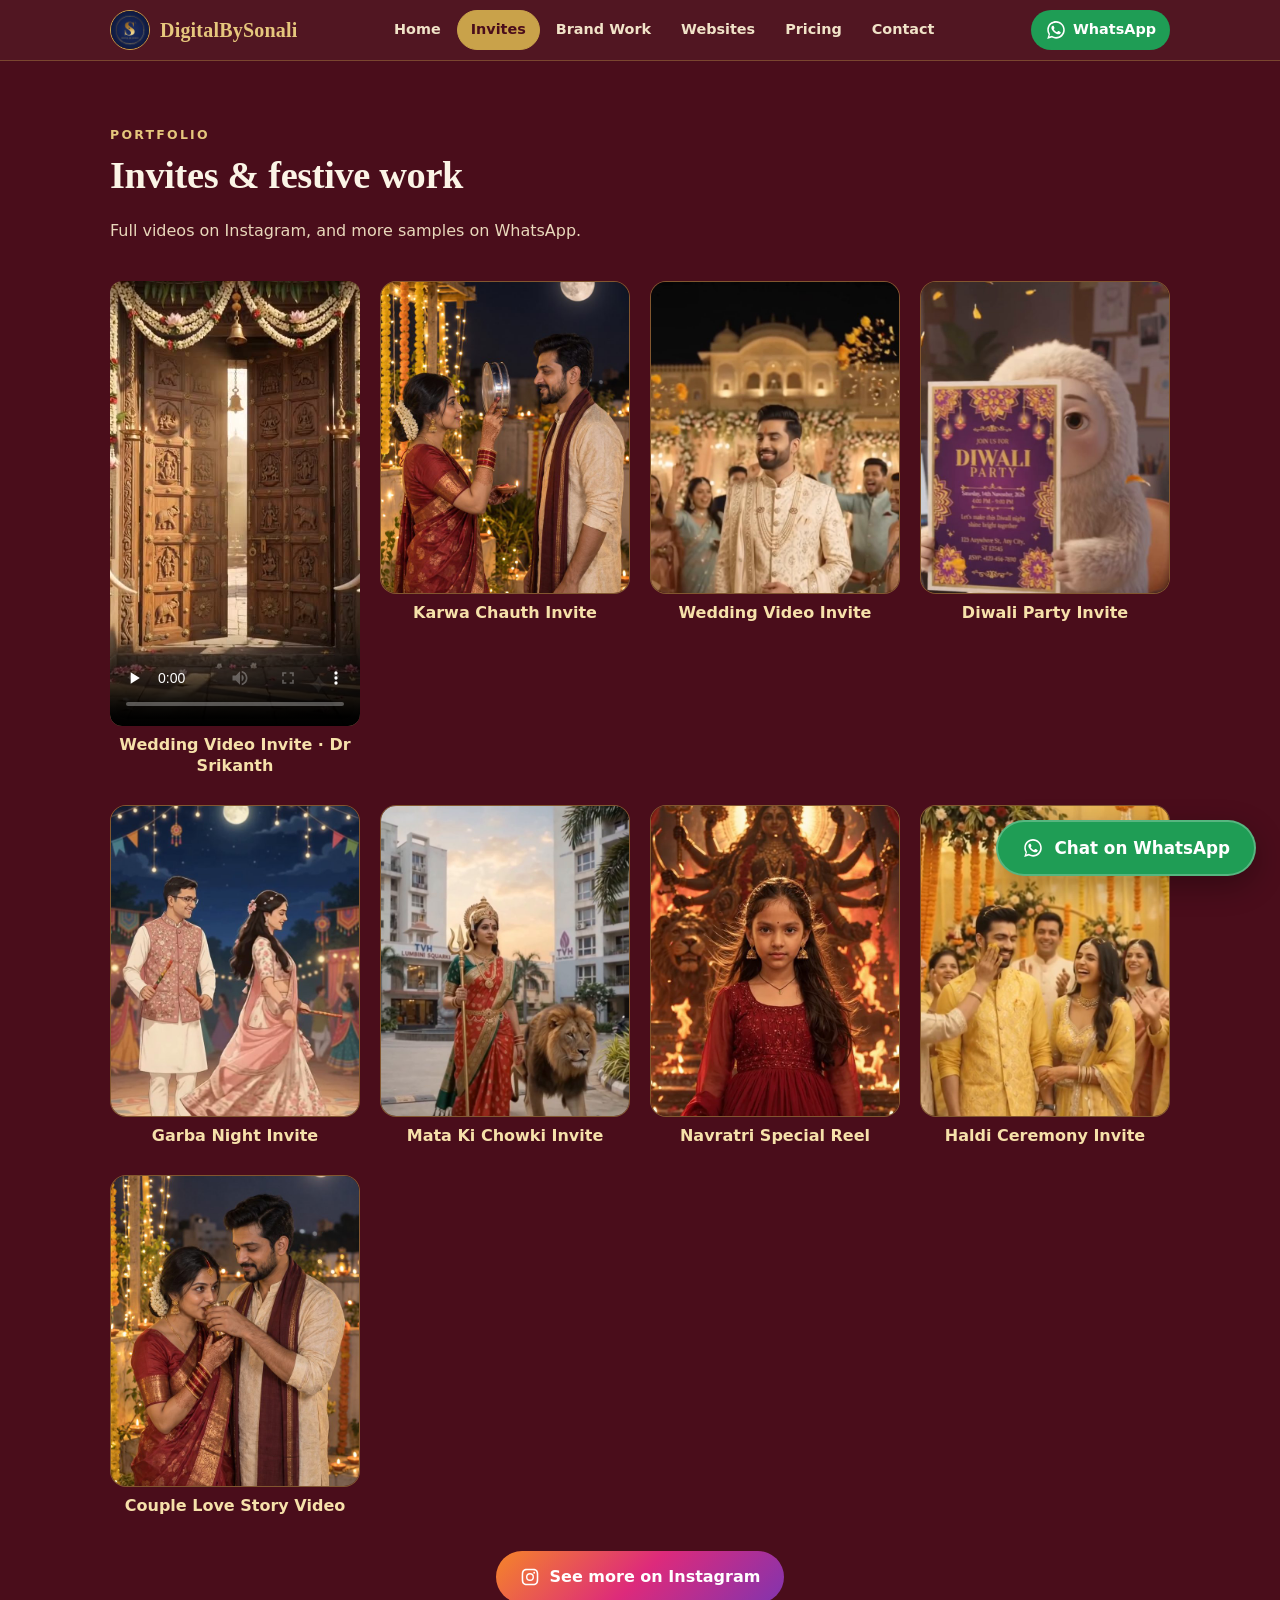
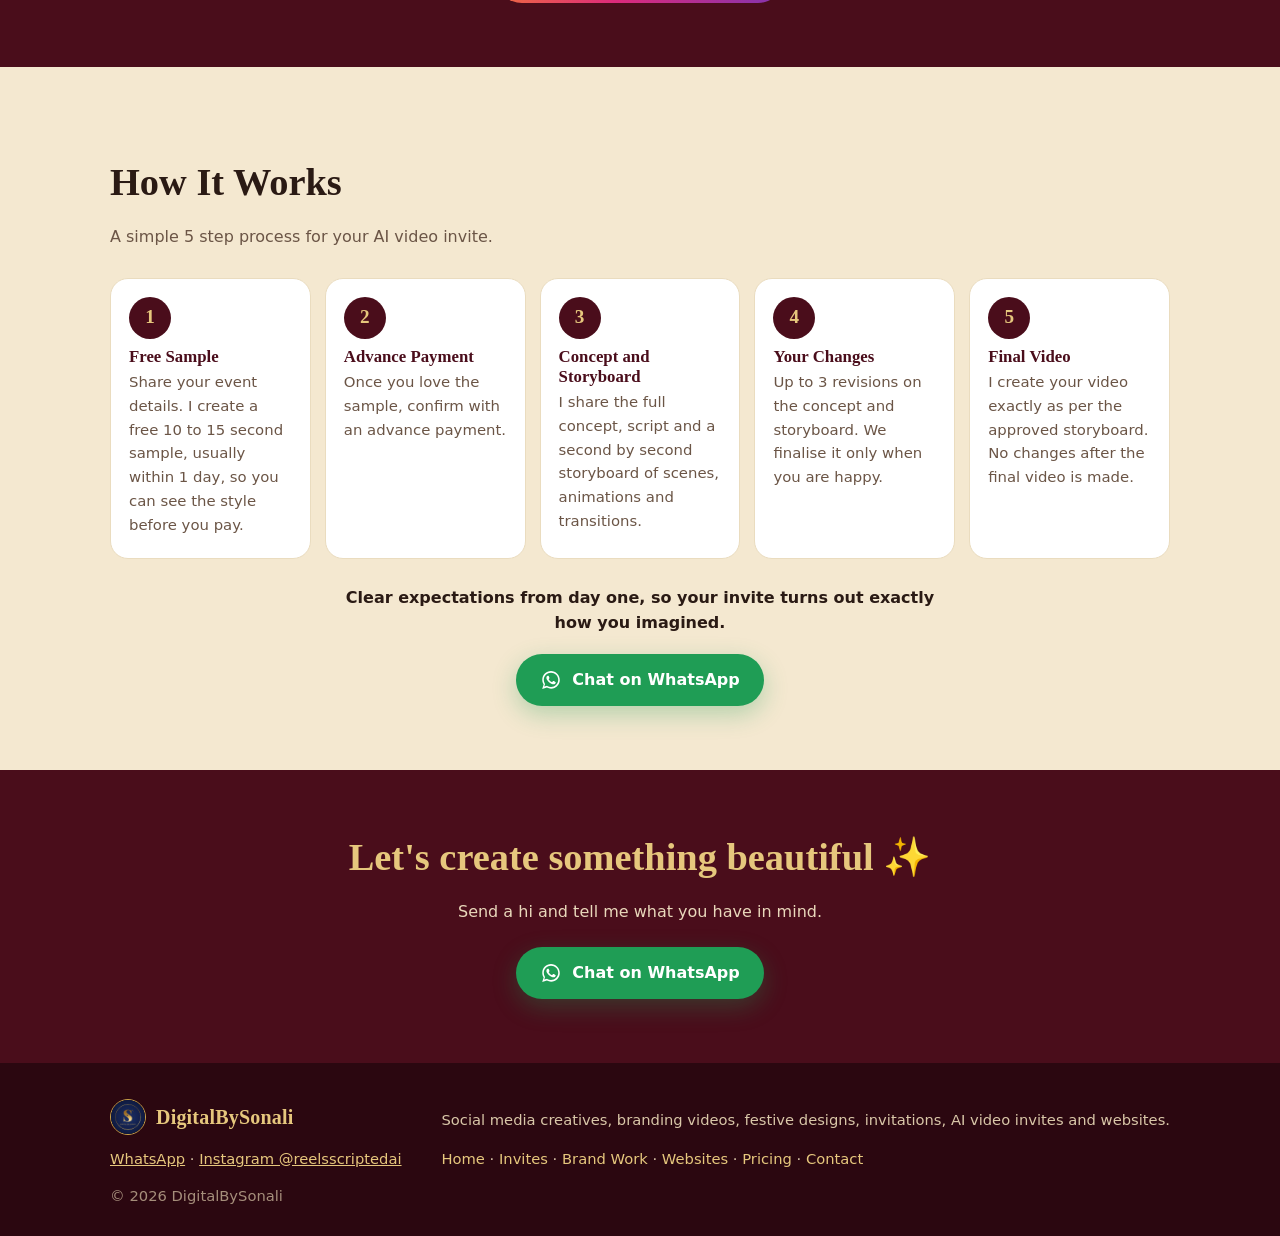
<file: invites.html>
<!doctype html>
<html lang="en">
<head>
<meta charset="utf-8">
<meta name="viewport" content="width=device-width, initial-scale=1">
<title>Invites &amp; Festive Work | DigitalBySonali</title>
<meta name="description" content="Karwa Chauth, wedding, Diwali, Garba, Mata Ki Chowki, Navratri, Haldi and couple video invites by DigitalBySonali.">
<meta name="theme-color" content="#4a0d1b">
<meta property="og:title" content="DigitalBySonali | Creatives, Videos & Invitations">
<meta property="og:description" content="Social media creatives, branding videos, festive designs, invitations and AI video invites. Chat on WhatsApp.">
<meta property="og:image" content="https://digitalbysonali.com/og.jpg">
<meta property="og:url" content="https://digitalbysonali.com/invites.html">
<meta property="og:type" content="website">
<link rel="canonical" href="https://digitalbysonali.com/invites.html">
<link rel="icon" href="img/logo.jpg">
<link rel="stylesheet" href="styles.css">
<script>document.documentElement.className+=" mo";setTimeout(function(){if(!window.__mo)document.documentElement.classList.remove("mo")},3000)</script>
<script src="motion.js" defer></script>
</head><body>
<a class="skip" href="#main">Skip to content</a>
<header class="top">
  <div class="wrap top-in">
    <a class="brand" href="./"><img src="img/logo.jpg" alt="" width="40" height="40"><span>DigitalBySonali</span></a>
    <nav class="nav nav-desk" aria-label="Main"><a href="./">Home</a><a href="invites.html" aria-current="page">Invites</a><a href="brand-work.html">Brand Work</a><a href="websites.html">Websites</a><a href="pricing.html">Pricing</a><a href="contact.html">Contact</a></nav>
    <a class="top-cta" href="https://wa.me/919176874430?text=Hi%20Sonali%2C%20I%20saw%20your%20website%20and%20want%20to%20know%20about%20your%20services" target="_blank" rel="noopener"><svg aria-hidden="true" viewBox="0 0 32 32" width="22" height="22"><path fill="currentColor" d="M16 3C9 3 3.3 8.6 3.3 15.6c0 2.5.7 4.8 2 6.8L3.2 29l6.8-2c1.9 1 4 1.6 6.1 1.6 7 0 12.7-5.6 12.7-12.6S23 3 16 3zm0 23.1c-1.9 0-3.8-.5-5.4-1.5l-.4-.2-4 1.2 1.2-3.9-.3-.4a10.4 10.4 0 0 1-1.6-5.6C5.5 9.9 10.2 5.3 16 5.3s10.5 4.6 10.5 10.3S21.8 26.1 16 26.1zm5.8-7.7c-.3-.2-1.9-.9-2.2-1-.3-.1-.5-.2-.7.2l-1 1.2c-.2.2-.4.2-.7.1-.3-.2-1.3-.5-2.6-1.6-1-.9-1.6-1.9-1.8-2.2-.2-.3 0-.5.1-.7l.5-.6.3-.5c.1-.2 0-.4 0-.6l-1-2.4c-.3-.6-.5-.5-.7-.5h-.6c-.2 0-.6.1-.9.4-.3.3-1.2 1.1-1.2 2.8s1.2 3.2 1.4 3.4c.2.2 2.4 3.6 5.7 5 .8.4 1.4.6 1.9.7.8.3 1.5.2 2.1.1.6-.1 1.9-.8 2.2-1.5.3-.7.3-1.4.2-1.5-.1-.2-.3-.3-.6-.4z"/></svg><span>WhatsApp</span></a>
  </div>
  <nav class="nav nav-mob" aria-label="Main (mobile)"><div class="nav-mob-in"><a href="./">Home</a><a href="invites.html" aria-current="page">Invites</a><a href="brand-work.html">Brand Work</a><a href="websites.html">Websites</a><a href="pricing.html">Pricing</a><a href="contact.html">Contact</a></div></nav>
</header>
<main id="main">
<section class="sec sec-dark" id="work" aria-labelledby="h-work">
  <div class="wrap">
    <p class="eyebrow">Portfolio</p>
    <h1 class="h2" id="h-work">Invites &amp; festive work</h1>
    <p class="sub">Full videos on Instagram, and more samples on WhatsApp.</p>
  </div>
  <div class="pf-grid"><figure class="pf"><video controls playsinline preload="none" poster="img/pf/wedding-invite-poster.jpg" width="640" height="800" style="width:100%;height:auto;border-radius:12px"><source src="vid/wedding-invite.mp4" type="video/mp4"></video><figcaption>Wedding Video Invite · Dr Srikanth</figcaption></figure><figure class="pf"><img src="img/pf/kc-invite-clean.jpg" alt="Karwa Chauth video invite: couple with a sieve under the moon" width="640" height="800" loading="lazy" decoding="async"><figcaption>Karwa Chauth Invite</figcaption></figure><figure class="pf"><img src="img/pf/wedding-clean.jpg" alt="Wedding video invite" width="640" height="800" loading="lazy" decoding="async"><figcaption>Wedding Video Invite</figcaption></figure><figure class="pf"><img src="img/pf/diwali-clean.jpg" alt="Diwali party invite card" width="640" height="800" loading="lazy" decoding="async"><figcaption>Diwali Party Invite</figcaption></figure><figure class="pf"><img src="img/pf/garba-clean.jpg" alt="Garba night couple invite" width="640" height="800" loading="lazy" decoding="async"><figcaption>Garba Night Invite</figcaption></figure><figure class="pf"><img src="img/pf/mkc-clean.jpg" alt="Mata Ki Chowki invite" width="640" height="800" loading="lazy" decoding="async"><figcaption>Mata Ki Chowki Invite</figcaption></figure><figure class="pf"><img src="img/pf/navratri-clean.jpg" alt="Navratri special reel" width="640" height="800" loading="lazy" decoding="async"><figcaption>Navratri Special Reel</figcaption></figure><figure class="pf"><img src="img/pf/haldi-clean.jpg" alt="Haldi ceremony invite" width="640" height="800" loading="lazy" decoding="async"><figcaption>Haldi Ceremony Invite</figcaption></figure><figure class="pf"><img src="img/pf/couple-clean.jpg" alt="AI couple video from your photos" width="640" height="800" loading="lazy" decoding="async"><figcaption>Couple Love Story Video</figcaption></figure></div>
  <div class="wrap center"><a class="btn btn-ig" href="https://instagram.com/reelsscriptedai" target="_blank" rel="noopener"><svg aria-hidden="true" viewBox="0 0 24 24" width="20" height="20"><path fill="currentColor" d="M12 7.2A4.8 4.8 0 1 0 12 16.8 4.8 4.8 0 0 0 12 7.2zm0 7.9a3.1 3.1 0 1 1 0-6.2 3.1 3.1 0 0 1 0 6.2zM17 5.8a1.1 1.1 0 1 0 0 2.2 1.1 1.1 0 0 0 0-2.2zM21.9 7.9c-.1-1.6-.4-3-1.6-4.2S17.7 2.2 16.1 2.1C14.4 2 9.6 2 7.9 2.1 6.3 2.2 4.9 2.5 3.7 3.7S2.2 6.3 2.1 7.9C2 9.6 2 14.4 2.1 16.1c.1 1.6.4 3 1.6 4.2s2.6 1.5 4.2 1.6c1.7.1 6.5.1 8.2 0 1.6-.1 3-.4 4.2-1.6s1.5-2.6 1.6-4.2c.1-1.7.1-6.5 0-8.2zm-2.2 10a3.3 3.3 0 0 1-1.9 1.9c-1.3.5-4.4.4-5.8.4s-4.5.1-5.8-.4a3.3 3.3 0 0 1-1.9-1.9c-.5-1.3-.4-4.4-.4-5.8s-.1-4.5.4-5.8A3.3 3.3 0 0 1 6.2 4.3C7.5 3.8 10.6 3.9 12 3.9s4.5-.1 5.8.4a3.3 3.3 0 0 1 1.9 1.9c.5 1.3.4 4.4.4 5.8s.1 4.5-.4 5.8z"/></svg><span>See more on Instagram</span></a></div>
</section>
<section class="sec sec-cream2" id="process" aria-labelledby="h-process">
  <div class="wrap">
    <p class="eyebrow">AI video invitations</p>
    <h2 id="h-process">How It Works</h2>
    <p class="sub">A simple 5 step process for your AI video invite.</p>
    <ol class="steps steps-5">
      <li><span class="num">1</span><h3>Free Sample</h3><p>Share your event details. I create a free 10 to 15 second sample, usually within 1 day, so you can see the style before you pay.</p></li>
      <li><span class="num">2</span><h3>Advance Payment</h3><p>Once you love the sample, confirm with an advance payment.</p></li>
      <li><span class="num">3</span><h3>Concept and Storyboard</h3><p>I share the full concept, script and a second by second storyboard of scenes, animations and transitions.</p></li>
      <li><span class="num">4</span><h3>Your Changes</h3><p>Up to 3 revisions on the concept and storyboard. We finalise it only when you are happy.</p></li>
      <li><span class="num">5</span><h3>Final Video</h3><p>I create your video exactly as per the approved storyboard. No changes after the final video is made.</p></li>
    </ol>
    <p class="note process-note">Clear expectations from day one, so your invite turns out exactly how you imagined.</p>
    <div class="center process-cta"><a class="btn btn-wa" href="https://wa.me/919176874430?text=Hi%20Sonali%2C%20I%20saw%20your%20website%20and%20want%20to%20know%20about%20your%20services" target="_blank" rel="noopener"><svg aria-hidden="true" viewBox="0 0 32 32" width="22" height="22"><path fill="currentColor" d="M16 3C9 3 3.3 8.6 3.3 15.6c0 2.5.7 4.8 2 6.8L3.2 29l6.8-2c1.9 1 4 1.6 6.1 1.6 7 0 12.7-5.6 12.7-12.6S23 3 16 3zm0 23.1c-1.9 0-3.8-.5-5.4-1.5l-.4-.2-4 1.2 1.2-3.9-.3-.4a10.4 10.4 0 0 1-1.6-5.6C5.5 9.9 10.2 5.3 16 5.3s10.5 4.6 10.5 10.3S21.8 26.1 16 26.1zm5.8-7.7c-.3-.2-1.9-.9-2.2-1-.3-.1-.5-.2-.7.2l-1 1.2c-.2.2-.4.2-.7.1-.3-.2-1.3-.5-2.6-1.6-1-.9-1.6-1.9-1.8-2.2-.2-.3 0-.5.1-.7l.5-.6.3-.5c.1-.2 0-.4 0-.6l-1-2.4c-.3-.6-.5-.5-.7-.5h-.6c-.2 0-.6.1-.9.4-.3.3-1.2 1.1-1.2 2.8s1.2 3.2 1.4 3.4c.2.2 2.4 3.6 5.7 5 .8.4 1.4.6 1.9.7.8.3 1.5.2 2.1.1.6-.1 1.9-.8 2.2-1.5.3-.7.3-1.4.2-1.5-.1-.2-.3-.3-.6-.4z"/></svg><span>Chat on WhatsApp</span></a></div>
  </div>
</section>

<section class="sec sec-dark final">
  <div class="wrap center">
    <h2>Let's create something beautiful ✨</h2>
    <p class="sub">Send a hi and tell me what you have in mind.</p>
    <a class="btn btn-wa" href="https://wa.me/919176874430?text=Hi%20Sonali%2C%20I%20saw%20your%20website%20and%20want%20to%20know%20about%20your%20services" target="_blank" rel="noopener"><svg aria-hidden="true" viewBox="0 0 32 32" width="22" height="22"><path fill="currentColor" d="M16 3C9 3 3.3 8.6 3.3 15.6c0 2.5.7 4.8 2 6.8L3.2 29l6.8-2c1.9 1 4 1.6 6.1 1.6 7 0 12.7-5.6 12.7-12.6S23 3 16 3zm0 23.1c-1.9 0-3.8-.5-5.4-1.5l-.4-.2-4 1.2 1.2-3.9-.3-.4a10.4 10.4 0 0 1-1.6-5.6C5.5 9.9 10.2 5.3 16 5.3s10.5 4.6 10.5 10.3S21.8 26.1 16 26.1zm5.8-7.7c-.3-.2-1.9-.9-2.2-1-.3-.1-.5-.2-.7.2l-1 1.2c-.2.2-.4.2-.7.1-.3-.2-1.3-.5-2.6-1.6-1-.9-1.6-1.9-1.8-2.2-.2-.3 0-.5.1-.7l.5-.6.3-.5c.1-.2 0-.4 0-.6l-1-2.4c-.3-.6-.5-.5-.7-.5h-.6c-.2 0-.6.1-.9.4-.3.3-1.2 1.1-1.2 2.8s1.2 3.2 1.4 3.4c.2.2 2.4 3.6 5.7 5 .8.4 1.4.6 1.9.7.8.3 1.5.2 2.1.1.6-.1 1.9-.8 2.2-1.5.3-.7.3-1.4.2-1.5-.1-.2-.3-.3-.6-.4z"/></svg><span>Chat on WhatsApp</span></a>
  </div>
</section>
</main>
<footer class="foot">
  <div class="wrap foot-in">
    <a class="brand" href="./"><img src="img/logo.jpg" alt="" width="40" height="40"><span>DigitalBySonali</span></a>
    <p>Social media creatives, branding videos, festive designs, invitations, AI video invites and websites.</p>
    <p class="links"><a href="https://wa.me/919176874430?text=Hi%20Sonali%2C%20I%20saw%20your%20website%20and%20want%20to%20know%20about%20your%20services" target="_blank" rel="noopener">WhatsApp</a> · <a href="https://instagram.com/reelsscriptedai" target="_blank" rel="noopener">Instagram @reelsscriptedai</a></p>
    <p class="links foot-nav"><a href="./">Home</a> · <a href="invites.html">Invites</a> · <a href="brand-work.html">Brand Work</a> · <a href="websites.html">Websites</a> · <a href="pricing.html">Pricing</a> · <a href="contact.html">Contact</a></p>
    <p class="copy">© 2026 DigitalBySonali</p>
  </div>
</footer>
<a class="sticky-wa" href="https://wa.me/919176874430?text=Hi%20Sonali%2C%20I%20saw%20your%20website%20and%20want%20to%20know%20about%20your%20services" target="_blank" rel="noopener"><svg aria-hidden="true" viewBox="0 0 32 32" width="22" height="22"><path fill="currentColor" d="M16 3C9 3 3.3 8.6 3.3 15.6c0 2.5.7 4.8 2 6.8L3.2 29l6.8-2c1.9 1 4 1.6 6.1 1.6 7 0 12.7-5.6 12.7-12.6S23 3 16 3zm0 23.1c-1.9 0-3.8-.5-5.4-1.5l-.4-.2-4 1.2 1.2-3.9-.3-.4a10.4 10.4 0 0 1-1.6-5.6C5.5 9.9 10.2 5.3 16 5.3s10.5 4.6 10.5 10.3S21.8 26.1 16 26.1zm5.8-7.7c-.3-.2-1.9-.9-2.2-1-.3-.1-.5-.2-.7.2l-1 1.2c-.2.2-.4.2-.7.1-.3-.2-1.3-.5-2.6-1.6-1-.9-1.6-1.9-1.8-2.2-.2-.3 0-.5.1-.7l.5-.6.3-.5c.1-.2 0-.4 0-.6l-1-2.4c-.3-.6-.5-.5-.7-.5h-.6c-.2 0-.6.1-.9.4-.3.3-1.2 1.1-1.2 2.8s1.2 3.2 1.4 3.4c.2.2 2.4 3.6 5.7 5 .8.4 1.4.6 1.9.7.8.3 1.5.2 2.1.1.6-.1 1.9-.8 2.2-1.5.3-.7.3-1.4.2-1.5-.1-.2-.3-.3-.6-.4z"/></svg><span>Chat on WhatsApp</span></a>
</body>
</html>
</file>
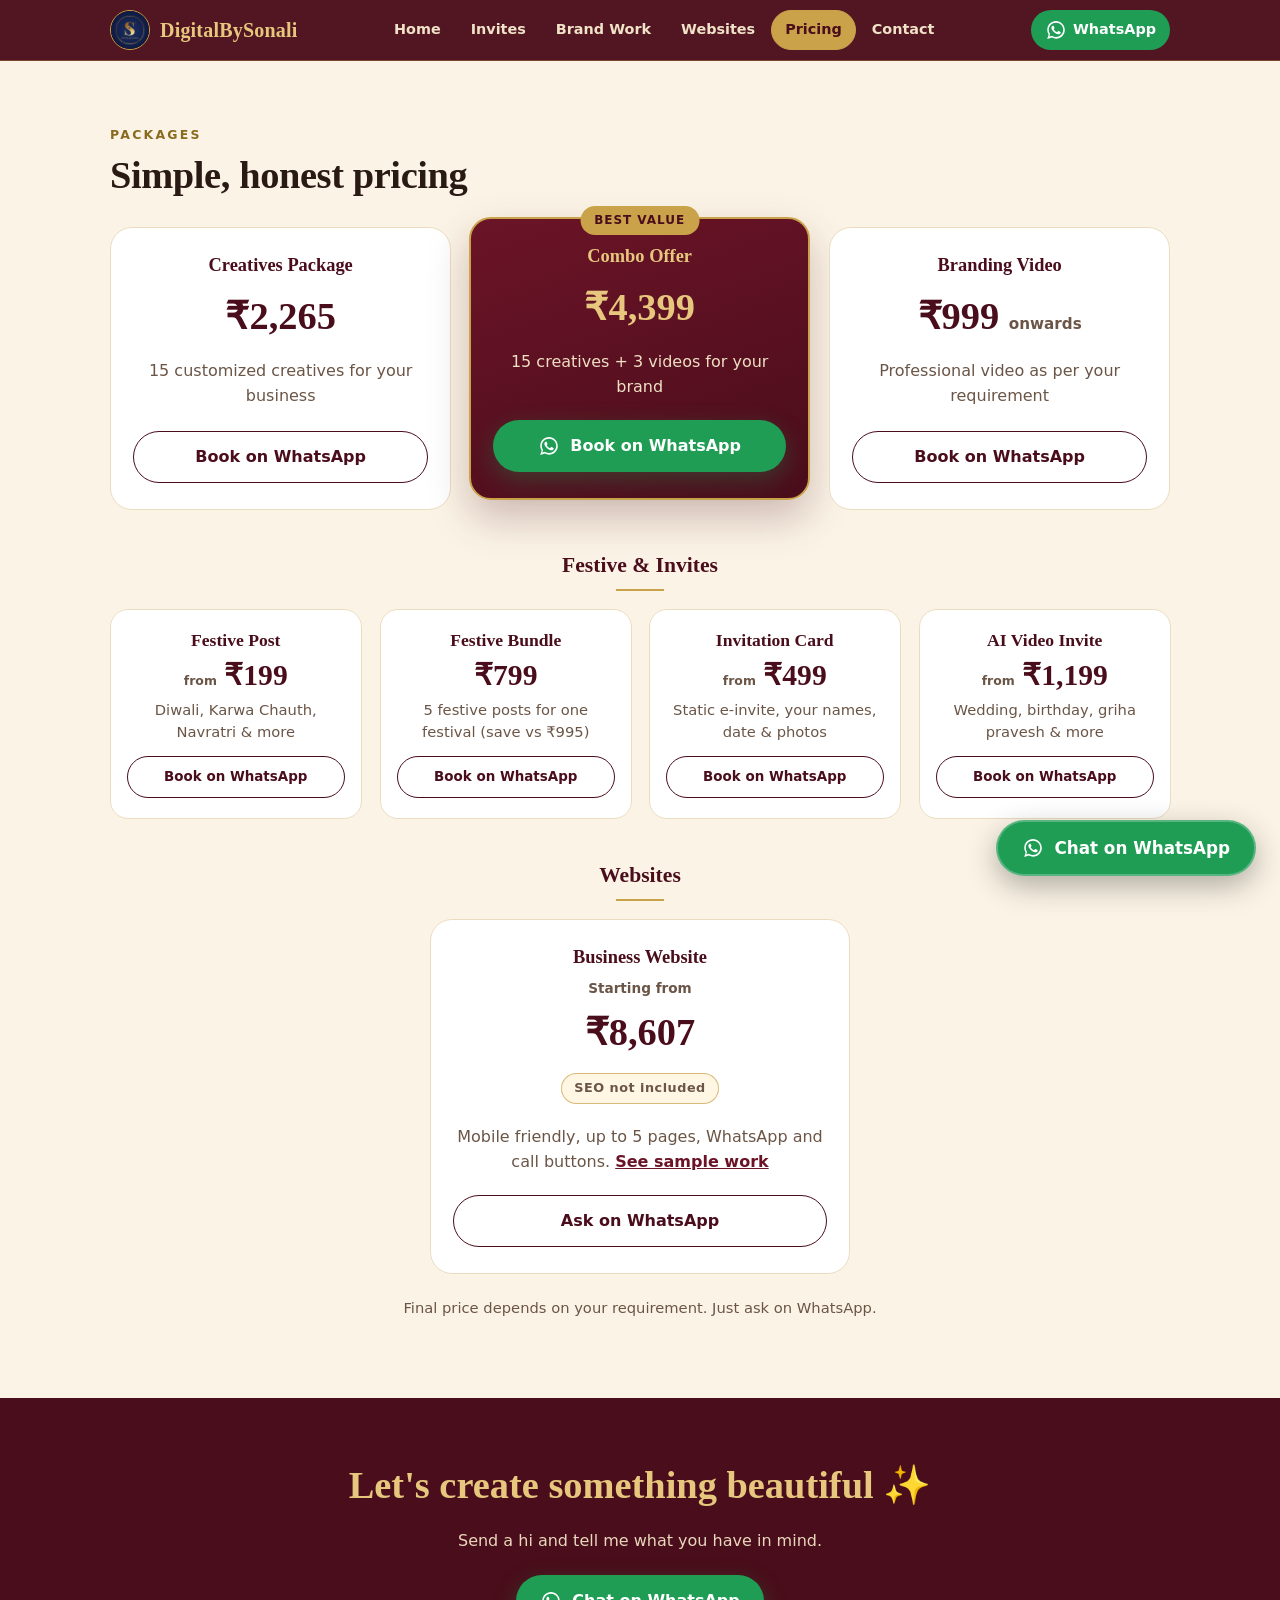
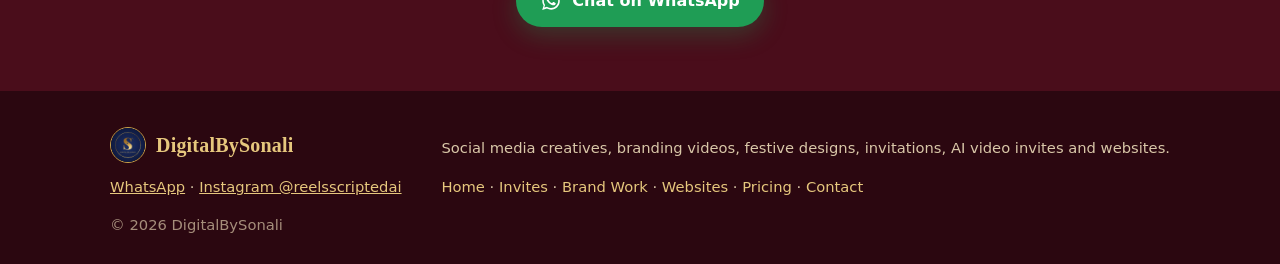
<file: pricing.html>
<!doctype html>
<html lang="en">
<head>
<meta charset="utf-8">
<meta name="viewport" content="width=device-width, initial-scale=1">
<title>Pricing | DigitalBySonali</title>
<meta name="description" content="Packages and festive &amp; invite prices from DigitalBySonali: creatives, combo offer, branding videos, festive posts, invitation cards and AI video invites.">
<meta name="theme-color" content="#4a0d1b">
<meta property="og:title" content="DigitalBySonali | Creatives, Videos & Invitations">
<meta property="og:description" content="Social media creatives, branding videos, festive designs, invitations and AI video invites. Chat on WhatsApp.">
<meta property="og:image" content="https://digitalbysonali.com/og.jpg">
<meta property="og:url" content="https://digitalbysonali.com/pricing.html">
<meta property="og:type" content="website">
<link rel="canonical" href="https://digitalbysonali.com/pricing.html">
<link rel="icon" href="img/logo.jpg">
<link rel="stylesheet" href="styles.css">
<script>document.documentElement.className+=" mo";setTimeout(function(){if(!window.__mo)document.documentElement.classList.remove("mo")},3000)</script>
<script src="motion.js" defer></script>
</head><body>
<a class="skip" href="#main">Skip to content</a>
<header class="top">
  <div class="wrap top-in">
    <a class="brand" href="./"><img src="img/logo.jpg" alt="" width="40" height="40"><span>DigitalBySonali</span></a>
    <nav class="nav nav-desk" aria-label="Main"><a href="./">Home</a><a href="invites.html">Invites</a><a href="brand-work.html">Brand Work</a><a href="websites.html">Websites</a><a href="pricing.html" aria-current="page">Pricing</a><a href="contact.html">Contact</a></nav>
    <a class="top-cta" href="https://wa.me/919176874430?text=Hi%20Sonali%2C%20I%20saw%20your%20website%20and%20want%20to%20know%20about%20your%20services" target="_blank" rel="noopener"><svg aria-hidden="true" viewBox="0 0 32 32" width="22" height="22"><path fill="currentColor" d="M16 3C9 3 3.3 8.6 3.3 15.6c0 2.5.7 4.8 2 6.8L3.2 29l6.8-2c1.9 1 4 1.6 6.1 1.6 7 0 12.7-5.6 12.7-12.6S23 3 16 3zm0 23.1c-1.9 0-3.8-.5-5.4-1.5l-.4-.2-4 1.2 1.2-3.9-.3-.4a10.4 10.4 0 0 1-1.6-5.6C5.5 9.9 10.2 5.3 16 5.3s10.5 4.6 10.5 10.3S21.8 26.1 16 26.1zm5.8-7.7c-.3-.2-1.9-.9-2.2-1-.3-.1-.5-.2-.7.2l-1 1.2c-.2.2-.4.2-.7.1-.3-.2-1.3-.5-2.6-1.6-1-.9-1.6-1.9-1.8-2.2-.2-.3 0-.5.1-.7l.5-.6.3-.5c.1-.2 0-.4 0-.6l-1-2.4c-.3-.6-.5-.5-.7-.5h-.6c-.2 0-.6.1-.9.4-.3.3-1.2 1.1-1.2 2.8s1.2 3.2 1.4 3.4c.2.2 2.4 3.6 5.7 5 .8.4 1.4.6 1.9.7.8.3 1.5.2 2.1.1.6-.1 1.9-.8 2.2-1.5.3-.7.3-1.4.2-1.5-.1-.2-.3-.3-.6-.4z"/></svg><span>WhatsApp</span></a>
  </div>
  <nav class="nav nav-mob" aria-label="Main (mobile)"><div class="nav-mob-in"><a href="./">Home</a><a href="invites.html">Invites</a><a href="brand-work.html">Brand Work</a><a href="websites.html">Websites</a><a href="pricing.html" aria-current="page">Pricing</a><a href="contact.html">Contact</a></div></nav>
</header>
<main id="main">
<section class="sec" id="packages" aria-labelledby="h-packages">
  <div class="wrap">
    <p class="eyebrow">Packages</p>
    <h1 class="h2" id="h-packages">Simple, honest pricing</h1>
    <div class="pk-grid">
      <article class="pk">
        <h3>Creatives Package</h3>
        <p class="price">₹2,265</p>
        <p>15 customized creatives for your business</p>
        <a class="btn btn-line" href="https://wa.me/919176874430?text=Hi%20Sonali%2C%20I%20saw%20your%20website%20and%20want%20to%20know%20about%20your%20services" target="_blank" rel="noopener">Book on WhatsApp</a>
      </article>
      <article class="pk pk-best">
        <span class="badge">Best value</span>
        <h3>Combo Offer</h3>
        <p class="price">₹4,399</p>
        <p>15 creatives + 3 videos for your brand</p>
        <a class="btn btn-wa" href="https://wa.me/919176874430?text=Hi%20Sonali%2C%20I%20saw%20your%20website%20and%20want%20to%20know%20about%20your%20services" target="_blank" rel="noopener"><svg aria-hidden="true" viewBox="0 0 32 32" width="22" height="22"><path fill="currentColor" d="M16 3C9 3 3.3 8.6 3.3 15.6c0 2.5.7 4.8 2 6.8L3.2 29l6.8-2c1.9 1 4 1.6 6.1 1.6 7 0 12.7-5.6 12.7-12.6S23 3 16 3zm0 23.1c-1.9 0-3.8-.5-5.4-1.5l-.4-.2-4 1.2 1.2-3.9-.3-.4a10.4 10.4 0 0 1-1.6-5.6C5.5 9.9 10.2 5.3 16 5.3s10.5 4.6 10.5 10.3S21.8 26.1 16 26.1zm5.8-7.7c-.3-.2-1.9-.9-2.2-1-.3-.1-.5-.2-.7.2l-1 1.2c-.2.2-.4.2-.7.1-.3-.2-1.3-.5-2.6-1.6-1-.9-1.6-1.9-1.8-2.2-.2-.3 0-.5.1-.7l.5-.6.3-.5c.1-.2 0-.4 0-.6l-1-2.4c-.3-.6-.5-.5-.7-.5h-.6c-.2 0-.6.1-.9.4-.3.3-1.2 1.1-1.2 2.8s1.2 3.2 1.4 3.4c.2.2 2.4 3.6 5.7 5 .8.4 1.4.6 1.9.7.8.3 1.5.2 2.1.1.6-.1 1.9-.8 2.2-1.5.3-.7.3-1.4.2-1.5-.1-.2-.3-.3-.6-.4z"/></svg><span>Book on WhatsApp</span></a>
      </article>
      <article class="pk">
        <h3>Branding Video</h3>
        <p class="price">₹999 <small>onwards</small></p>
        <p>Professional video as per your requirement</p>
        <a class="btn btn-line" href="https://wa.me/919176874430?text=Hi%20Sonali%2C%20I%20saw%20your%20website%20and%20want%20to%20know%20about%20your%20services" target="_blank" rel="noopener">Book on WhatsApp</a>
      </article>
    </div>
    <div class="fx-group" aria-labelledby="h-festive">
      <h3 class="fx-title" id="h-festive">Festive &amp; Invites</h3>
      <div class="fx-grid">
      <article class="fx">
        <h4>Festive Post</h4>
        <p class="fx-price"><small>from</small> ₹199</p>
        <p class="fx-desc">Diwali, Karwa Chauth, Navratri &amp; more</p>
        <a class="btn btn-line btn-sm" href="https://wa.me/919176874430?text=Hi%20Sonali%2C%20I%20saw%20your%20website%20and%20want%20to%20know%20about%20your%20services" target="_blank" rel="noopener">Book on WhatsApp</a>
      </article>
      <article class="fx">
        <h4>Festive Bundle</h4>
        <p class="fx-price">₹799</p>
        <p class="fx-desc">5 festive posts for one festival <span class="fx-save">(save vs ₹995)</span></p>
        <a class="btn btn-line btn-sm" href="https://wa.me/919176874430?text=Hi%20Sonali%2C%20I%20saw%20your%20website%20and%20want%20to%20know%20about%20your%20services" target="_blank" rel="noopener">Book on WhatsApp</a>
      </article>
      <article class="fx">
        <h4>Invitation Card</h4>
        <p class="fx-price"><small>from</small> ₹499</p>
        <p class="fx-desc">Static e-invite, your names, date &amp; photos</p>
        <a class="btn btn-line btn-sm" href="https://wa.me/919176874430?text=Hi%20Sonali%2C%20I%20saw%20your%20website%20and%20want%20to%20know%20about%20your%20services" target="_blank" rel="noopener">Book on WhatsApp</a>
      </article>
      <article class="fx">
        <h4>AI Video Invite</h4>
        <p class="fx-price"><small>from</small> ₹1,199</p>
        <p class="fx-desc">Wedding, birthday, griha pravesh &amp; more</p>
        <a class="btn btn-line btn-sm" href="https://wa.me/919176874430?text=Hi%20Sonali%2C%20I%20saw%20your%20website%20and%20want%20to%20know%20about%20your%20services" target="_blank" rel="noopener">Book on WhatsApp</a>
      </article>
      </div>
    </div>
    <div class="fx-group web-group" aria-labelledby="h-web-pk">
      <h3 class="fx-title" id="h-web-pk">Websites</h3>
      <article class="pk web-pk">
        <h3>Business Website</h3>
        <p class="price"><small>Starting from</small> ₹10,000</p>
        <p class="web-pk-note">SEO not included</p>
        <p>Mobile friendly, up to 5 pages, WhatsApp and call buttons. <a href="websites.html">See sample work</a></p>
        <a class="btn btn-line" href="https://wa.me/919176874430?text=Hi%20Sonali%2C%20I%20want%20a%20website%20for%20my%20business" target="_blank" rel="noopener">Ask on WhatsApp</a>
      </article>
    </div>
    <p class="note">Final price depends on your requirement. Just ask on WhatsApp.</p>
  </div>
</section>
<section class="sec sec-dark final">
  <div class="wrap center">
    <h2>Let's create something beautiful ✨</h2>
    <p class="sub">Send a hi and tell me what you have in mind.</p>
    <a class="btn btn-wa" href="https://wa.me/919176874430?text=Hi%20Sonali%2C%20I%20saw%20your%20website%20and%20want%20to%20know%20about%20your%20services" target="_blank" rel="noopener"><svg aria-hidden="true" viewBox="0 0 32 32" width="22" height="22"><path fill="currentColor" d="M16 3C9 3 3.3 8.6 3.3 15.6c0 2.5.7 4.8 2 6.8L3.2 29l6.8-2c1.9 1 4 1.6 6.1 1.6 7 0 12.7-5.6 12.7-12.6S23 3 16 3zm0 23.1c-1.9 0-3.8-.5-5.4-1.5l-.4-.2-4 1.2 1.2-3.9-.3-.4a10.4 10.4 0 0 1-1.6-5.6C5.5 9.9 10.2 5.3 16 5.3s10.5 4.6 10.5 10.3S21.8 26.1 16 26.1zm5.8-7.7c-.3-.2-1.9-.9-2.2-1-.3-.1-.5-.2-.7.2l-1 1.2c-.2.2-.4.2-.7.1-.3-.2-1.3-.5-2.6-1.6-1-.9-1.6-1.9-1.8-2.2-.2-.3 0-.5.1-.7l.5-.6.3-.5c.1-.2 0-.4 0-.6l-1-2.4c-.3-.6-.5-.5-.7-.5h-.6c-.2 0-.6.1-.9.4-.3.3-1.2 1.1-1.2 2.8s1.2 3.2 1.4 3.4c.2.2 2.4 3.6 5.7 5 .8.4 1.4.6 1.9.7.8.3 1.5.2 2.1.1.6-.1 1.9-.8 2.2-1.5.3-.7.3-1.4.2-1.5-.1-.2-.3-.3-.6-.4z"/></svg><span>Chat on WhatsApp</span></a>
  </div>
</section>
</main>
<footer class="foot">
  <div class="wrap foot-in">
    <a class="brand" href="./"><img src="img/logo.jpg" alt="" width="40" height="40"><span>DigitalBySonali</span></a>
    <p>Social media creatives, branding videos, festive designs, invitations, AI video invites and websites.</p>
    <p class="links"><a href="https://wa.me/919176874430?text=Hi%20Sonali%2C%20I%20saw%20your%20website%20and%20want%20to%20know%20about%20your%20services" target="_blank" rel="noopener">WhatsApp</a> · <a href="https://instagram.com/reelsscriptedai" target="_blank" rel="noopener">Instagram @reelsscriptedai</a></p>
    <p class="links foot-nav"><a href="./">Home</a> · <a href="invites.html">Invites</a> · <a href="brand-work.html">Brand Work</a> · <a href="websites.html">Websites</a> · <a href="pricing.html">Pricing</a> · <a href="contact.html">Contact</a></p>
    <p class="copy">© 2026 DigitalBySonali</p>
  </div>
</footer>
<a class="sticky-wa" href="https://wa.me/919176874430?text=Hi%20Sonali%2C%20I%20saw%20your%20website%20and%20want%20to%20know%20about%20your%20services" target="_blank" rel="noopener"><svg aria-hidden="true" viewBox="0 0 32 32" width="22" height="22"><path fill="currentColor" d="M16 3C9 3 3.3 8.6 3.3 15.6c0 2.5.7 4.8 2 6.8L3.2 29l6.8-2c1.9 1 4 1.6 6.1 1.6 7 0 12.7-5.6 12.7-12.6S23 3 16 3zm0 23.1c-1.9 0-3.8-.5-5.4-1.5l-.4-.2-4 1.2 1.2-3.9-.3-.4a10.4 10.4 0 0 1-1.6-5.6C5.5 9.9 10.2 5.3 16 5.3s10.5 4.6 10.5 10.3S21.8 26.1 16 26.1zm5.8-7.7c-.3-.2-1.9-.9-2.2-1-.3-.1-.5-.2-.7.2l-1 1.2c-.2.2-.4.2-.7.1-.3-.2-1.3-.5-2.6-1.6-1-.9-1.6-1.9-1.8-2.2-.2-.3 0-.5.1-.7l.5-.6.3-.5c.1-.2 0-.4 0-.6l-1-2.4c-.3-.6-.5-.5-.7-.5h-.6c-.2 0-.6.1-.9.4-.3.3-1.2 1.1-1.2 2.8s1.2 3.2 1.4 3.4c.2.2 2.4 3.6 5.7 5 .8.4 1.4.6 1.9.7.8.3 1.5.2 2.1.1.6-.1 1.9-.8 2.2-1.5.3-.7.3-1.4.2-1.5-.1-.2-.3-.3-.6-.4z"/></svg><span>Chat on WhatsApp</span></a>
</body>
</html>
</file>
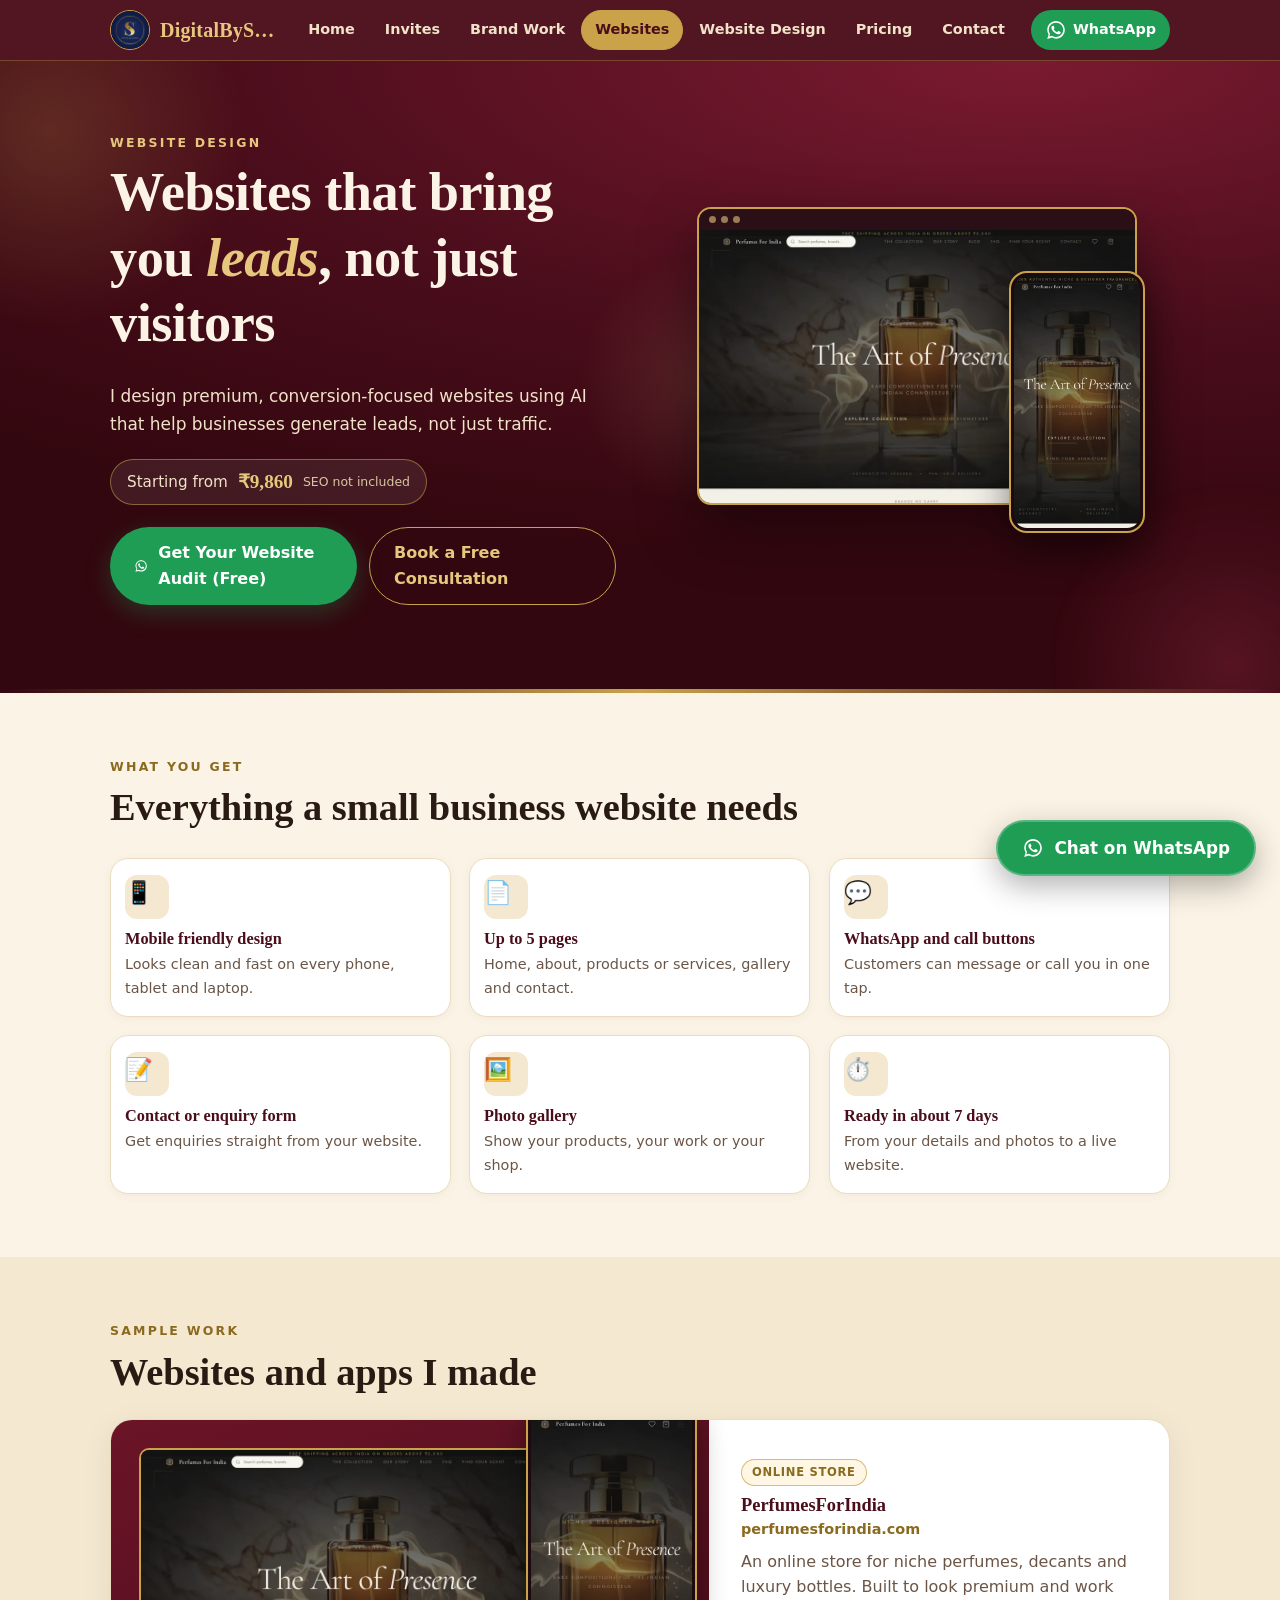
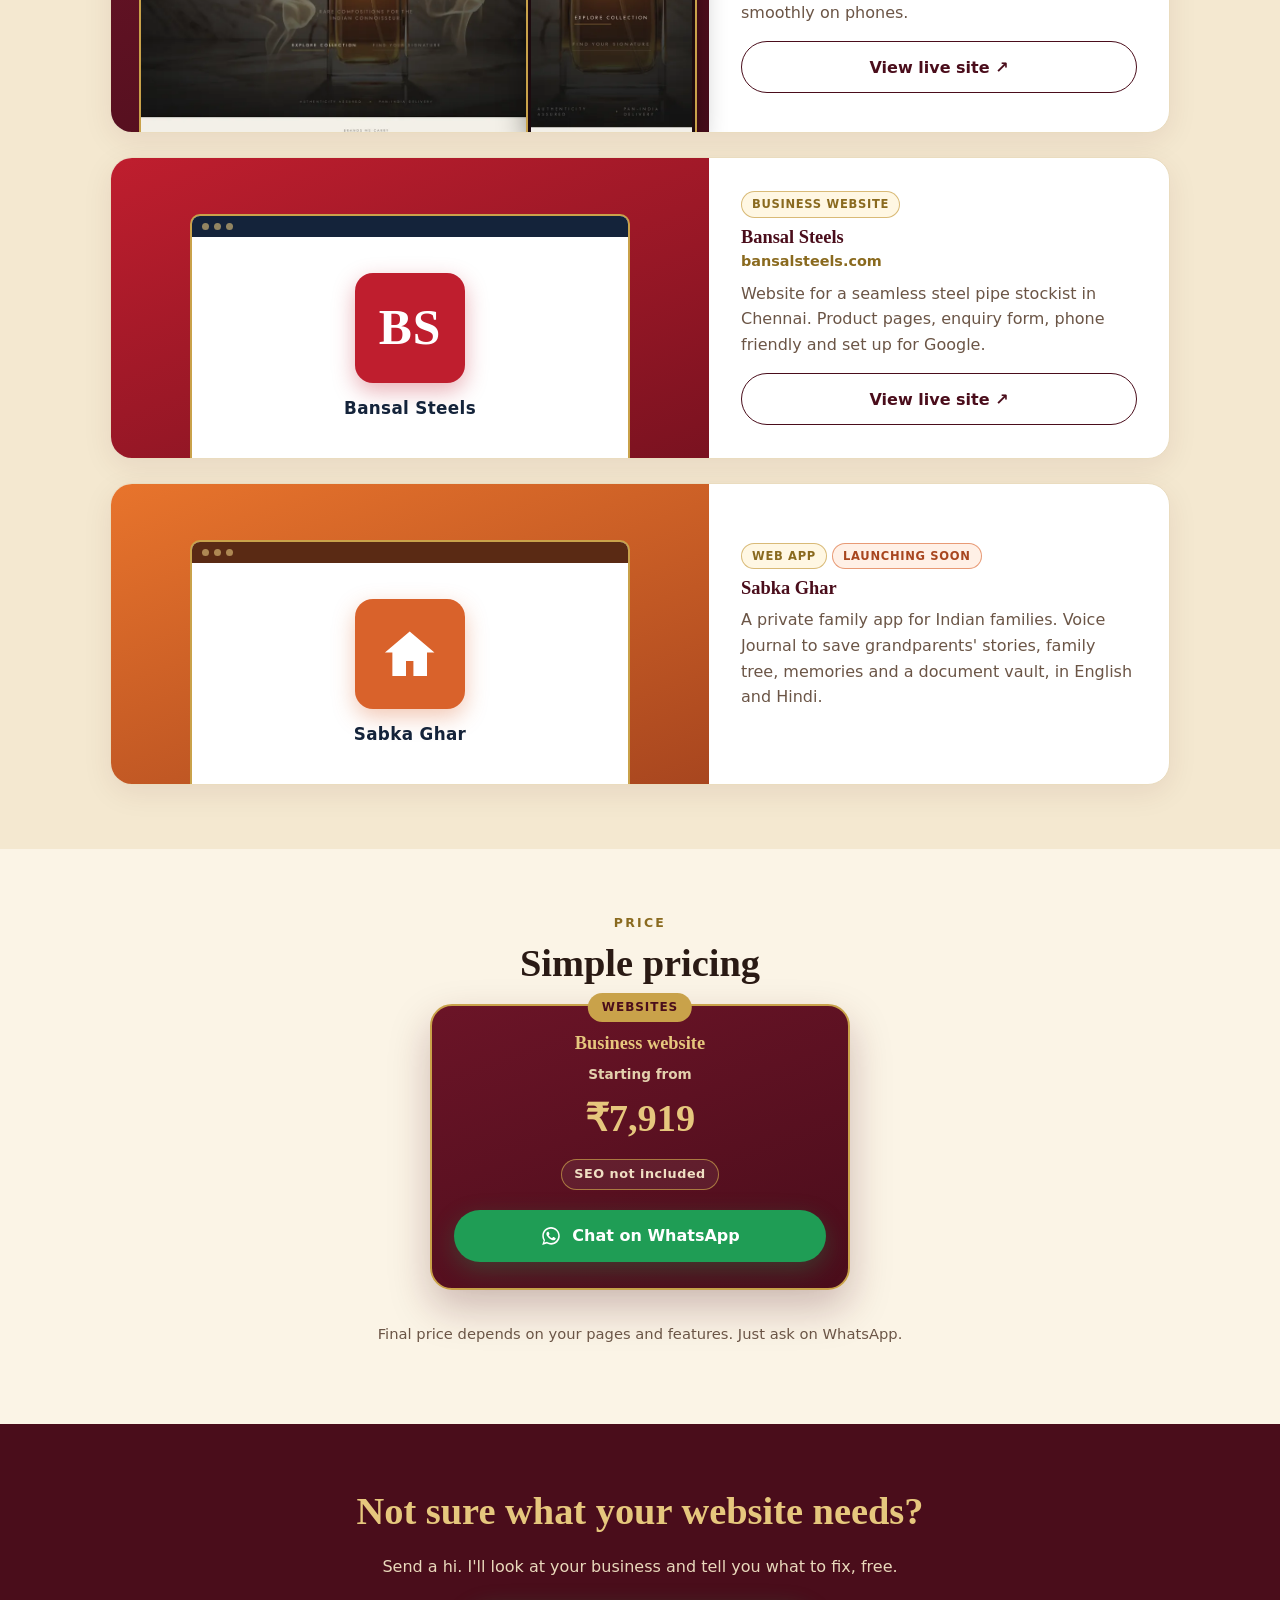
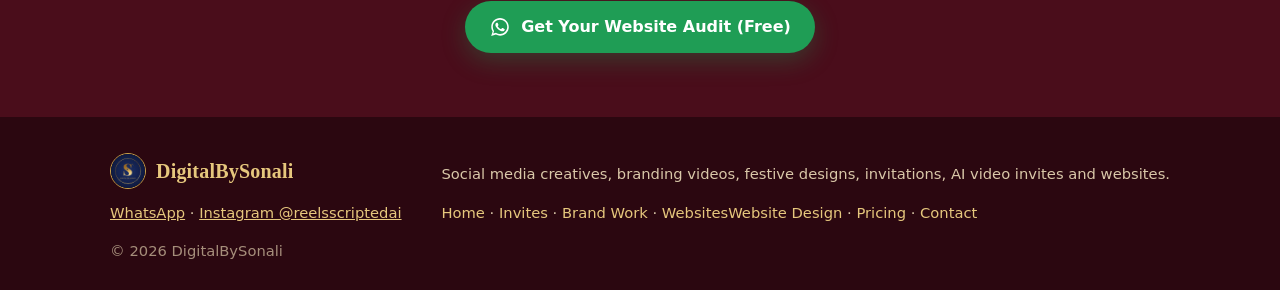
<file: website-design.html>
<!doctype html><html lang="en"><head><meta charset="utf-8"><title>Website Design | DigitalBySonali</title>
<link rel="canonical" href="https://digitalbysonali.com/websites.html"><meta http-equiv="refresh" content="0; url=websites.html"><meta name="robots" content="noindex">
</head><body><p>Moved to <a href="websites.html">Websites</a>.</p><script>location.replace("websites.html")</script></body></html>
</file>
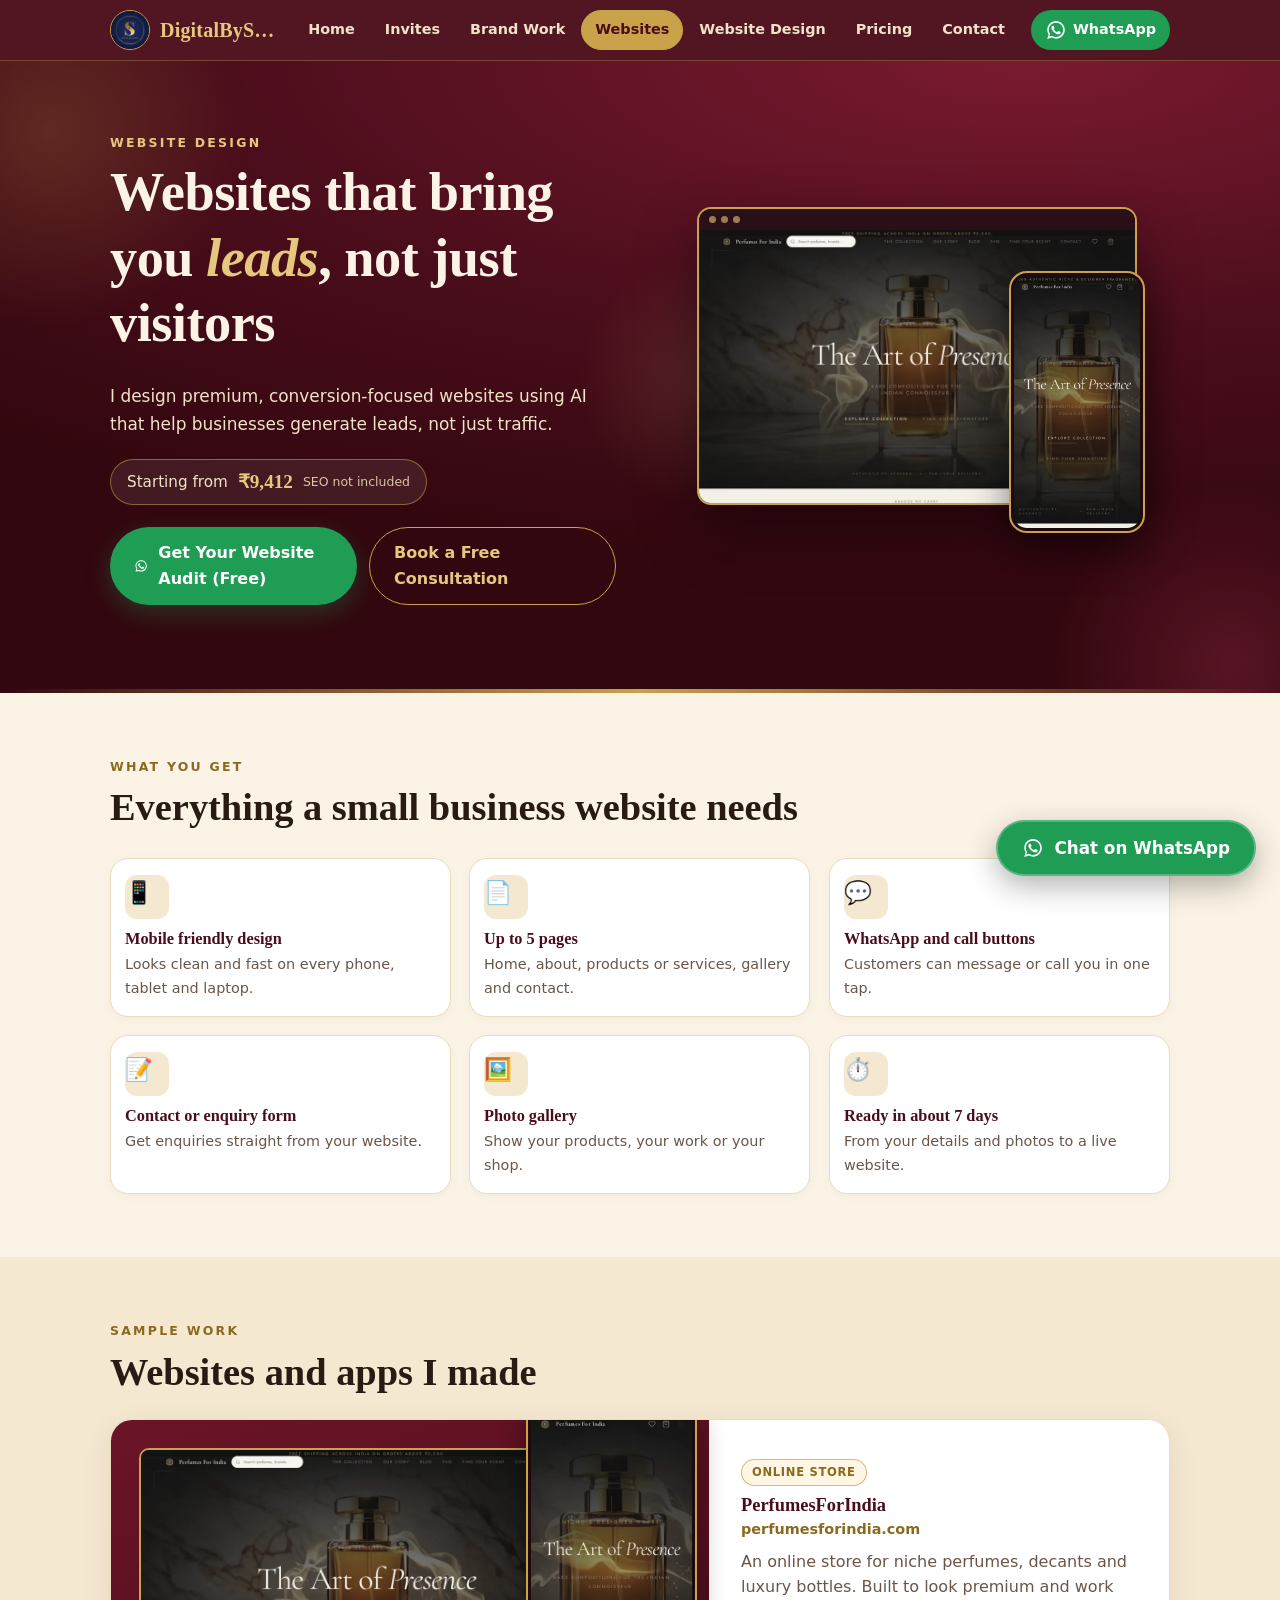
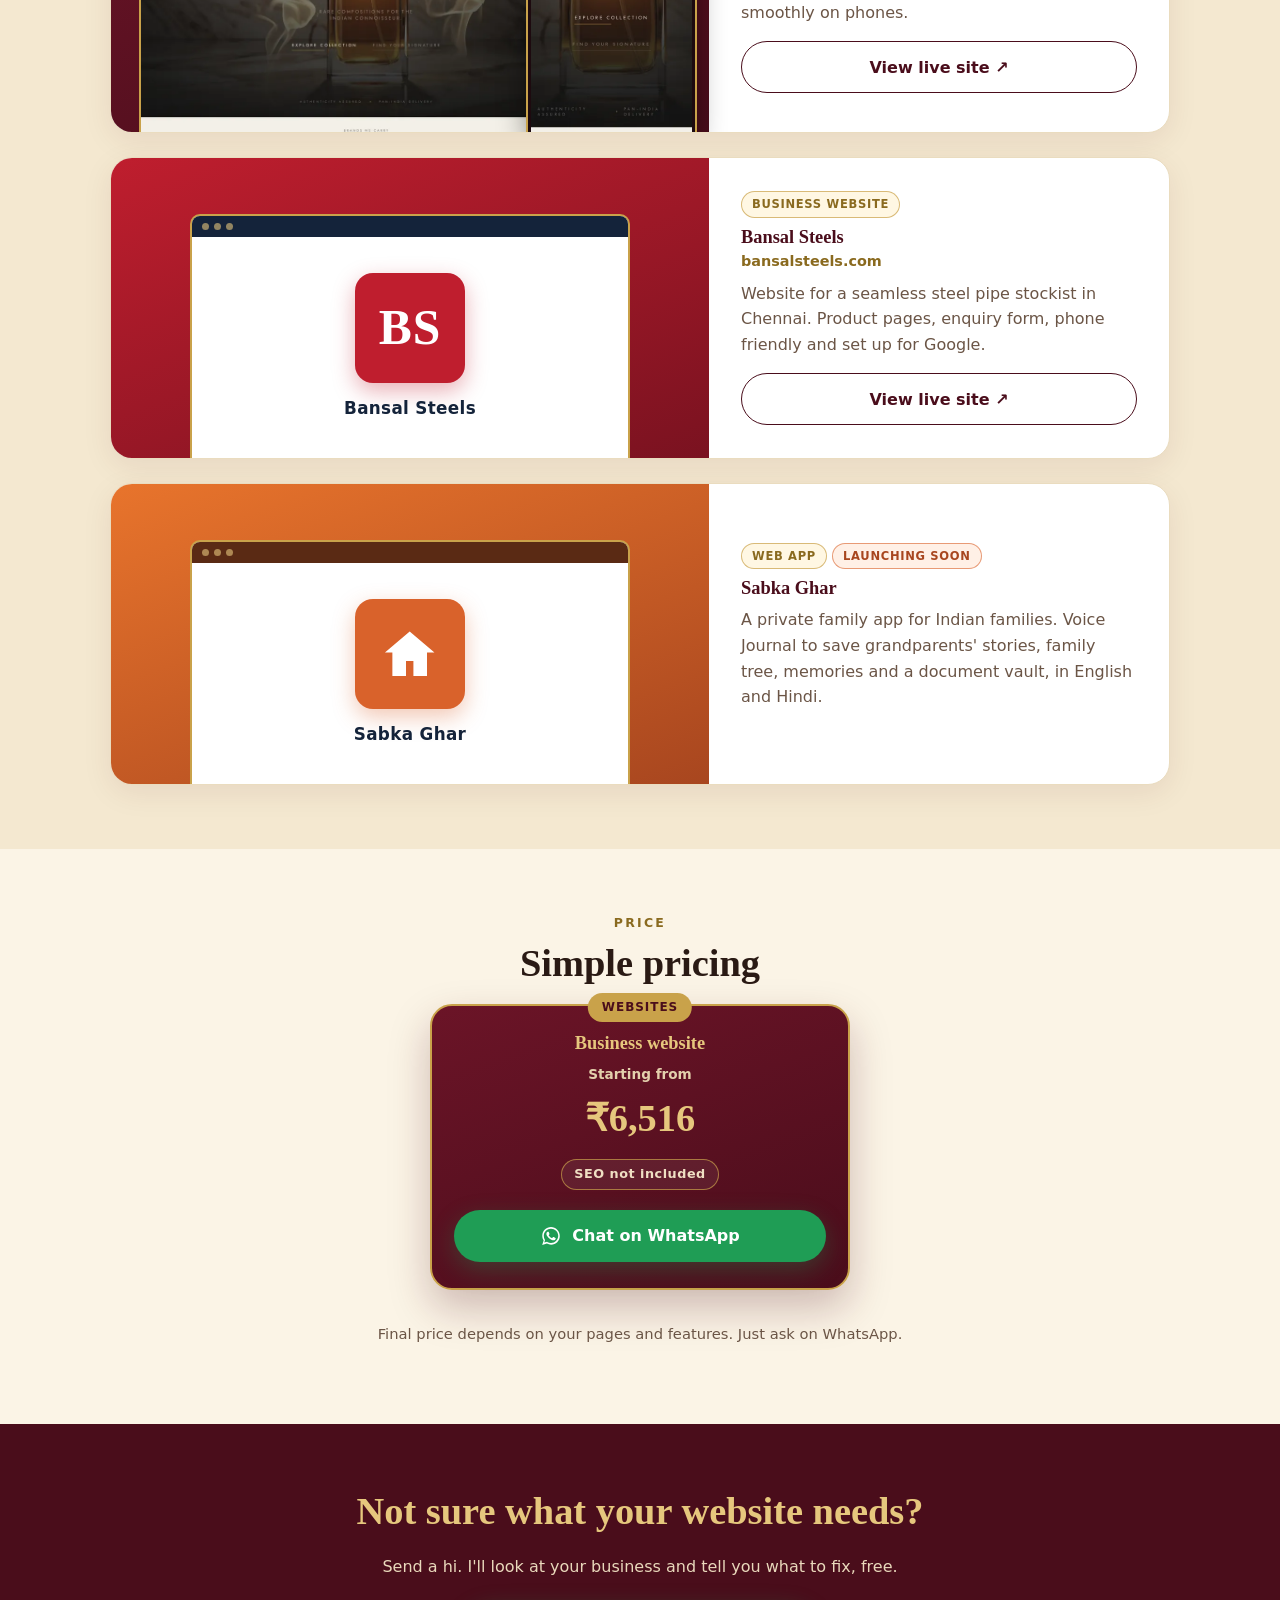
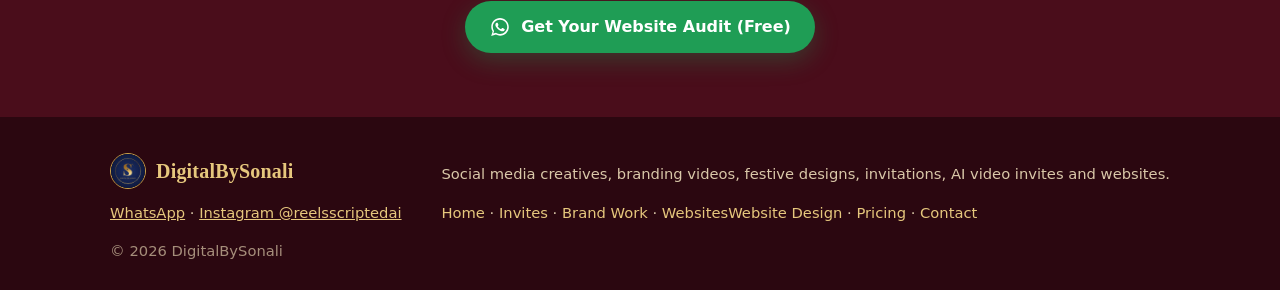
<file: websites.html>
<!doctype html>
<html lang="en">
<head>
<meta charset="utf-8">
<meta name="viewport" content="width=device-width, initial-scale=1">
<title>Website Design for Businesses | DigitalBySonali</title>
<meta name="description" content="Premium, conversion-focused websites made with AI that help businesses get leads, not just traffic. Free website audit and free consultation on WhatsApp. Starting from ₹10,000.">
<meta name="theme-color" content="#4a0d1b">
<meta property="og:title" content="DigitalBySonali | Creatives, Videos & Invitations">
<meta property="og:description" content="Social media creatives, branding videos, festive designs, invitations and AI video invites. Chat on WhatsApp.">
<meta property="og:image" content="https://digitalbysonali.com/og.jpg">
<meta property="og:url" content="https://digitalbysonali.com/websites.html">
<meta property="og:type" content="website">
<link rel="canonical" href="https://digitalbysonali.com/websites.html">
<link rel="icon" href="img/logo.jpg">
<link rel="stylesheet" href="styles.css">
<script>document.documentElement.className+=" mo";setTimeout(function(){if(!window.__mo)document.documentElement.classList.remove("mo")},3000)</script>
<script src="motion.js" defer></script>
</head><body>
<a class="skip" href="#main">Skip to content</a>
<header class="top">
  <div class="wrap top-in">
    <a class="brand" href="./"><img src="img/logo.jpg" alt="" width="40" height="40"><span>DigitalBySonali</span></a>
    <nav class="nav nav-desk" aria-label="Main"><a href="./">Home</a><a href="invites.html">Invites</a><a href="brand-work.html">Brand Work</a><a href="websites.html" aria-current="page">Websites</a><a href="website-design.html">Website Design</a><a href="pricing.html">Pricing</a><a href="contact.html">Contact</a></nav>
    <a class="top-cta" href="https://wa.me/919176874430?text=Hi%20Sonali%2C%20I%20saw%20your%20website%20and%20want%20to%20know%20about%20your%20services" target="_blank" rel="noopener"><svg aria-hidden="true" viewBox="0 0 32 32" width="22" height="22"><path fill="currentColor" d="M16 3C9 3 3.3 8.6 3.3 15.6c0 2.5.7 4.8 2 6.8L3.2 29l6.8-2c1.9 1 4 1.6 6.1 1.6 7 0 12.7-5.6 12.7-12.6S23 3 16 3zm0 23.1c-1.9 0-3.8-.5-5.4-1.5l-.4-.2-4 1.2 1.2-3.9-.3-.4a10.4 10.4 0 0 1-1.6-5.6C5.5 9.9 10.2 5.3 16 5.3s10.5 4.6 10.5 10.3S21.8 26.1 16 26.1zm5.8-7.7c-.3-.2-1.9-.9-2.2-1-.3-.1-.5-.2-.7.2l-1 1.2c-.2.2-.4.2-.7.1-.3-.2-1.3-.5-2.6-1.6-1-.9-1.6-1.9-1.8-2.2-.2-.3 0-.5.1-.7l.5-.6.3-.5c.1-.2 0-.4 0-.6l-1-2.4c-.3-.6-.5-.5-.7-.5h-.6c-.2 0-.6.1-.9.4-.3.3-1.2 1.1-1.2 2.8s1.2 3.2 1.4 3.4c.2.2 2.4 3.6 5.7 5 .8.4 1.4.6 1.9.7.8.3 1.5.2 2.1.1.6-.1 1.9-.8 2.2-1.5.3-.7.3-1.4.2-1.5-.1-.2-.3-.3-.6-.4z"/></svg><span>WhatsApp</span></a>
  </div>
  <nav class="nav nav-mob" aria-label="Main (mobile)"><div class="nav-mob-in"><a href="./">Home</a><a href="invites.html">Invites</a><a href="brand-work.html">Brand Work</a><a href="websites.html" aria-current="page">Websites</a><a href="website-design.html">Website Design</a><a href="pricing.html">Pricing</a><a href="contact.html">Contact</a></div></nav>
</header>
<main id="main">

<section class="hero web-hero" id="top">
  <div class="wrap hero-in">
    <div class="hero-copy">
      <p class="eyebrow">Website design</p>
      <h1>Websites that bring you <em>leads</em>, not just visitors</h1>
      <p class="lead">I design premium, conversion-focused websites using AI that help businesses generate leads, not just traffic.</p>
      <p class="web-chip">Starting from <b>₹10,000</b> <span>SEO not included</span></p>
      <div class="cta-row">
        <a class="btn btn-wa" href="https://wa.me/919176874430?text=Hi%20Sonali%2C%20I%20want%20a%20free%20website%20audit" target="_blank" rel="noopener"><svg aria-hidden="true" viewBox="0 0 32 32" width="22" height="22"><path fill="currentColor" d="M16 3C9 3 3.3 8.6 3.3 15.6c0 2.5.7 4.8 2 6.8L3.2 29l6.8-2c1.9 1 4 1.6 6.1 1.6 7 0 12.7-5.6 12.7-12.6S23 3 16 3zm0 23.1c-1.9 0-3.8-.5-5.4-1.5l-.4-.2-4 1.2 1.2-3.9-.3-.4a10.4 10.4 0 0 1-1.6-5.6C5.5 9.9 10.2 5.3 16 5.3s10.5 4.6 10.5 10.3S21.8 26.1 16 26.1zm5.8-7.7c-.3-.2-1.9-.9-2.2-1-.3-.1-.5-.2-.7.2l-1 1.2c-.2.2-.4.2-.7.1-.3-.2-1.3-.5-2.6-1.6-1-.9-1.6-1.9-1.8-2.2-.2-.3 0-.5.1-.7l.5-.6.3-.5c.1-.2 0-.4 0-.6l-1-2.4c-.3-.6-.5-.5-.7-.5h-.6c-.2 0-.6.1-.9.4-.3.3-1.2 1.1-1.2 2.8s1.2 3.2 1.4 3.4c.2.2 2.4 3.6 5.7 5 .8.4 1.4.6 1.9.7.8.3 1.5.2 2.1.1.6-.1 1.9-.8 2.2-1.5.3-.7.3-1.4.2-1.5-.1-.2-.3-.3-.6-.4z"/></svg><span>Get Your Website Audit (Free)</span></a>
        <a class="btn btn-ghost" href="https://wa.me/919176874430?text=Hi%20Sonali%2C%20I%20want%20to%20book%20a%20free%20consultation%20for%20a%20website" target="_blank" rel="noopener">Book a Free Consultation</a>
      </div>
    </div>
    <div class="hero-media web-devices" aria-hidden="true">
      <div class="dev-desk"><span class="dev-bar"><i></i><i></i><i></i></span><img src="img/pfi-desktop.webp" alt="" width="960" height="600" decoding="async"></div>
      <div class="dev-phone"><img src="img/pfi-phone.webp" alt="" width="390" height="780" decoding="async"></div>
    </div>
  </div>
</section>

<section class="sec" id="included" aria-labelledby="h-included">
  <div class="wrap">
    <p class="eyebrow">What you get</p>
    <h2 id="h-included">Everything a small business website needs</h2>
    <ul class="web-grid">
      <li class="svc"><span class="svc-ic" aria-hidden="true">📱</span><h3>Mobile friendly design</h3><p>Looks clean and fast on every phone, tablet and laptop.</p></li>
      <li class="svc"><span class="svc-ic" aria-hidden="true">📄</span><h3>Up to 5 pages</h3><p>Home, about, products or services, gallery and contact.</p></li>
      <li class="svc"><span class="svc-ic" aria-hidden="true">💬</span><h3>WhatsApp and call buttons</h3><p>Customers can message or call you in one tap.</p></li>
      <li class="svc"><span class="svc-ic" aria-hidden="true">📝</span><h3>Contact or enquiry form</h3><p>Get enquiries straight from your website.</p></li>
      <li class="svc"><span class="svc-ic" aria-hidden="true">🖼️</span><h3>Photo gallery</h3><p>Show your products, your work or your shop.</p></li>
      <li class="svc"><span class="svc-ic" aria-hidden="true">⏱️</span><h3>Ready in about 7 days</h3><p>From your details and photos to a live website.</p></li>
    </ul>
  </div>
</section>

<section class="sec sec-cream2" id="sample" aria-labelledby="h-sample">
  <div class="wrap">
    <p class="eyebrow">Sample work</p>
    <h2 id="h-sample">Websites and apps I made</h2>
    <article class="web-sample">
      <div class="ws-shots">
        <img class="ws-desk" src="img/pfi-desktop.webp" alt="PerfumesForIndia homepage on a laptop" width="960" height="600" loading="lazy" decoding="async">
        <img class="ws-phone" src="img/pfi-phone.webp" alt="PerfumesForIndia homepage on a phone" width="390" height="780" loading="lazy" decoding="async">
      </div>
      <div class="ws-info">
        <span class="ws-tag">Online store</span>
        <h3>PerfumesForIndia</h3>
        <p class="ws-url">perfumesforindia.com</p>
        <p>An online store for niche perfumes, decants and luxury bottles. Built to look premium and work smoothly on phones.</p>
        <a class="btn btn-line ws-live" href="https://perfumesforindia.com" target="_blank" rel="noopener">View live site ↗</a>
      </div>
    </article>
    <article class="web-sample ws-bansal">
      <div class="ws-shots ws-mark" aria-hidden="true">
        <div class="ws-mark-win"><span class="dev-bar"><i></i><i></i><i></i></span><span class="ws-mono">BS</span><span class="ws-mark-name">Bansal Steels</span></div>
      </div>
      <div class="ws-info">
        <span class="ws-tag">Business website</span>
        <h3>Bansal Steels</h3>
        <p class="ws-url">bansalsteels.com</p>
        <p>Website for a seamless steel pipe stockist in Chennai. Product pages, enquiry form, phone friendly and set up for Google.</p>
        <a class="btn btn-line ws-live" href="https://bansalsteels.com" target="_blank" rel="noopener">View live site ↗</a>
      </div>
    </article>
    <article class="web-sample ws-sg">
      <div class="ws-shots ws-mark" aria-hidden="true">
        <div class="ws-mark-win"><span class="dev-bar"><i></i><i></i><i></i></span><span class="ws-mono"><svg viewBox="0 0 24 24" width="54%" height="54%"><path fill="#fff" d="M12 3 2 11.5h3V21h5.5v-6h3v6H19v-9.5h3z"/></svg></span><span class="ws-mark-name">Sabka Ghar</span></div>
      </div>
      <div class="ws-info">
        <span class="ws-tag">Web app</span> <span class="ws-tag ws-soon">Launching soon</span>
        <h3>Sabka Ghar</h3>
        <p>A private family app for Indian families. Voice Journal to save grandparents' stories, family tree, memories and a document vault, in English and Hindi.</p>
      </div>
    </article>
  </div>
</section>

<section class="sec" id="web-price" aria-labelledby="h-web-price">
  <div class="wrap">
    <p class="eyebrow center">Price</p>
    <h2 class="center" id="h-web-price">Simple pricing</h2>
    <article class="pk pk-best web-pk">
      <span class="badge">Websites</span>
      <h3>Business website</h3>
      <p class="price"><small>Starting from</small> ₹10,000</p>
      <p class="web-pk-note">SEO not included</p>
      <a class="btn btn-wa" href="https://wa.me/919176874430?text=Hi%20Sonali%2C%20I%20want%20a%20website%20for%20my%20business" target="_blank" rel="noopener"><svg aria-hidden="true" viewBox="0 0 32 32" width="22" height="22"><path fill="currentColor" d="M16 3C9 3 3.3 8.6 3.3 15.6c0 2.5.7 4.8 2 6.8L3.2 29l6.8-2c1.9 1 4 1.6 6.1 1.6 7 0 12.7-5.6 12.7-12.6S23 3 16 3zm0 23.1c-1.9 0-3.8-.5-5.4-1.5l-.4-.2-4 1.2 1.2-3.9-.3-.4a10.4 10.4 0 0 1-1.6-5.6C5.5 9.9 10.2 5.3 16 5.3s10.5 4.6 10.5 10.3S21.8 26.1 16 26.1zm5.8-7.7c-.3-.2-1.9-.9-2.2-1-.3-.1-.5-.2-.7.2l-1 1.2c-.2.2-.4.2-.7.1-.3-.2-1.3-.5-2.6-1.6-1-.9-1.6-1.9-1.8-2.2-.2-.3 0-.5.1-.7l.5-.6.3-.5c.1-.2 0-.4 0-.6l-1-2.4c-.3-.6-.5-.5-.7-.5h-.6c-.2 0-.6.1-.9.4-.3.3-1.2 1.1-1.2 2.8s1.2 3.2 1.4 3.4c.2.2 2.4 3.6 5.7 5 .8.4 1.4.6 1.9.7.8.3 1.5.2 2.1.1.6-.1 1.9-.8 2.2-1.5.3-.7.3-1.4.2-1.5-.1-.2-.3-.3-.6-.4z"/></svg><span>Chat on WhatsApp</span></a>
    </article>
    <p class="note">Final price depends on your pages and features. Just ask on WhatsApp.</p>
  </div>
</section>
<section class="sec sec-dark final">
  <div class="wrap center">
    <h2>Not sure what your website needs?</h2>
    <p class="sub">Send a hi. I'll look at your business and tell you what to fix, free.</p>
    <a class="btn btn-wa" href="https://wa.me/919176874430?text=Hi%20Sonali%2C%20I%20want%20a%20free%20website%20audit" target="_blank" rel="noopener"><svg aria-hidden="true" viewBox="0 0 32 32" width="22" height="22"><path fill="currentColor" d="M16 3C9 3 3.3 8.6 3.3 15.6c0 2.5.7 4.8 2 6.8L3.2 29l6.8-2c1.9 1 4 1.6 6.1 1.6 7 0 12.7-5.6 12.7-12.6S23 3 16 3zm0 23.1c-1.9 0-3.8-.5-5.4-1.5l-.4-.2-4 1.2 1.2-3.9-.3-.4a10.4 10.4 0 0 1-1.6-5.6C5.5 9.9 10.2 5.3 16 5.3s10.5 4.6 10.5 10.3S21.8 26.1 16 26.1zm5.8-7.7c-.3-.2-1.9-.9-2.2-1-.3-.1-.5-.2-.7.2l-1 1.2c-.2.2-.4.2-.7.1-.3-.2-1.3-.5-2.6-1.6-1-.9-1.6-1.9-1.8-2.2-.2-.3 0-.5.1-.7l.5-.6.3-.5c.1-.2 0-.4 0-.6l-1-2.4c-.3-.6-.5-.5-.7-.5h-.6c-.2 0-.6.1-.9.4-.3.3-1.2 1.1-1.2 2.8s1.2 3.2 1.4 3.4c.2.2 2.4 3.6 5.7 5 .8.4 1.4.6 1.9.7.8.3 1.5.2 2.1.1.6-.1 1.9-.8 2.2-1.5.3-.7.3-1.4.2-1.5-.1-.2-.3-.3-.6-.4z"/></svg><span>Get Your Website Audit (Free)</span></a>
  </div>
</section>
</main>
<footer class="foot">
  <div class="wrap foot-in">
    <a class="brand" href="./"><img src="img/logo.jpg" alt="" width="40" height="40"><span>DigitalBySonali</span></a>
    <p>Social media creatives, branding videos, festive designs, invitations, AI video invites and websites.</p>
    <p class="links"><a href="https://wa.me/919176874430?text=Hi%20Sonali%2C%20I%20saw%20your%20website%20and%20want%20to%20know%20about%20your%20services" target="_blank" rel="noopener">WhatsApp</a> · <a href="https://instagram.com/reelsscriptedai" target="_blank" rel="noopener">Instagram @reelsscriptedai</a></p>
    <p class="links foot-nav"><a href="./">Home</a> · <a href="invites.html">Invites</a> · <a href="brand-work.html">Brand Work</a> · <a href="websites.html">Websites</a><a href="website-design.html">Website Design</a> · <a href="pricing.html">Pricing</a> · <a href="contact.html">Contact</a></p>
    <p class="copy">© 2026 DigitalBySonali</p>
  </div>
</footer>
<a class="sticky-wa" href="https://wa.me/919176874430?text=Hi%20Sonali%2C%20I%20saw%20your%20website%20and%20want%20to%20know%20about%20your%20services" target="_blank" rel="noopener"><svg aria-hidden="true" viewBox="0 0 32 32" width="22" height="22"><path fill="currentColor" d="M16 3C9 3 3.3 8.6 3.3 15.6c0 2.5.7 4.8 2 6.8L3.2 29l6.8-2c1.9 1 4 1.6 6.1 1.6 7 0 12.7-5.6 12.7-12.6S23 3 16 3zm0 23.1c-1.9 0-3.8-.5-5.4-1.5l-.4-.2-4 1.2 1.2-3.9-.3-.4a10.4 10.4 0 0 1-1.6-5.6C5.5 9.9 10.2 5.3 16 5.3s10.5 4.6 10.5 10.3S21.8 26.1 16 26.1zm5.8-7.7c-.3-.2-1.9-.9-2.2-1-.3-.1-.5-.2-.7.2l-1 1.2c-.2.2-.4.2-.7.1-.3-.2-1.3-.5-2.6-1.6-1-.9-1.6-1.9-1.8-2.2-.2-.3 0-.5.1-.7l.5-.6.3-.5c.1-.2 0-.4 0-.6l-1-2.4c-.3-.6-.5-.5-.7-.5h-.6c-.2 0-.6.1-.9.4-.3.3-1.2 1.1-1.2 2.8s1.2 3.2 1.4 3.4c.2.2 2.4 3.6 5.7 5 .8.4 1.4.6 1.9.7.8.3 1.5.2 2.1.1.6-.1 1.9-.8 2.2-1.5.3-.7.3-1.4.2-1.5-.1-.2-.3-.3-.6-.4z"/></svg><span>Chat on WhatsApp</span></a>
</body>
</html>
</file>
<file: styles.css>
:root{
  --maroon:#4a0d1b;--maroon2:#6b1427;--gold:#c9a24a;--gold2:#e6c77d;--goldtext:#8a6a1f;
  --cream:#fbf4e6;--cream2:#f4e8d0;--ink:#2a1a14;--muted:#6b5546;--wa:#1f9d55;--wa2:#178046;
  --serif:"Playfair Display",Georgia,"Times New Roman",serif;
  --sans:system-ui,-apple-system,"Segoe UI",Roboto,"Noto Sans",sans-serif;
  --r:18px;
}
*{box-sizing:border-box}
html{scroll-behavior:smooth;-webkit-text-size-adjust:100%}
body{margin:0;background:var(--cream);color:var(--ink);font:16px/1.6 var(--sans);overflow-x:hidden;padding-bottom:84px}
img,video{max-width:100%;display:block}
a{color:inherit}
h1,h2,h3{font-family:var(--serif);line-height:1.2;margin:0 0 .5em}
h1{font-size:clamp(2rem,7.4vw,3.4rem);font-weight:700;letter-spacing:-.01em}
h1 em{font-style:italic;color:var(--gold2)}
h2{font-size:clamp(1.6rem,5.6vw,2.4rem)}
h3{font-size:1.15rem}
p{margin:0 0 1em}
.wrap{max-width:1100px;margin:0 auto;padding:0 20px}
.narrow{max-width:760px}
.center{text-align:center}
.skip{position:absolute;left:-999px;top:0;background:#fff;padding:8px 12px;z-index:100}
.skip:focus{left:8px;top:8px}
:focus-visible{outline:3px solid var(--gold);outline-offset:3px;border-radius:6px}
.eyebrow{font-size:.78rem;letter-spacing:.18em;text-transform:uppercase;font-weight:700;color:var(--goldtext);margin-bottom:.6em}
.sub{color:var(--muted);max-width:620px}

/* header */
.top{position:sticky;top:0;z-index:20;background:rgba(74,13,27,.96);backdrop-filter:blur(8px);border-bottom:1px solid rgba(201,162,74,.35)}
.top-in{display:flex;align-items:center;justify-content:space-between;height:60px;gap:12px}
.brand{display:flex;align-items:center;gap:10px;text-decoration:none;font-family:var(--serif);font-weight:700;font-size:1.25rem;letter-spacing:.01em;color:var(--gold2);min-width:0}
.brand span{white-space:nowrap;overflow:hidden;text-overflow:ellipsis}
.top-cta{display:inline-flex;align-items:center;gap:6px;background:var(--wa);color:#fff;text-decoration:none;font-weight:700;font-size:.9rem;padding:8px 14px;border-radius:999px;flex:none}

/* buttons */
.btn{display:inline-flex;align-items:center;justify-content:center;gap:10px;min-height:52px;padding:12px 24px;border-radius:999px;font-weight:700;text-decoration:none;font-size:1rem;transition:transform .15s,background .15s}
.btn:active{transform:scale(.98)}
.btn-wa{background:var(--wa);color:#fff;box-shadow:0 8px 24px rgba(31,157,85,.3)}
.btn-wa:hover{background:var(--wa2)}
.btn-ghost{border:1.5px solid var(--gold);color:var(--gold2)}
.btn-line{border:1.5px solid var(--maroon);color:var(--maroon);width:100%}
.btn-line:hover{background:var(--maroon);color:var(--cream)}
.btn-ig{background:linear-gradient(135deg,#f58529,#dd2a7b 50%,#8134af);color:#fff;margin-top:28px}

/* hero */
.hero{background:radial-gradient(120% 80% at 80% 0%,#7a1a30 0%,var(--maroon) 55%,#33070f 100%);color:var(--cream);padding:40px 0 56px;position:relative;overflow:hidden}
.hero::after{content:"";position:absolute;inset:auto 0 0 0;height:4px;background:linear-gradient(90deg,transparent,var(--gold),transparent)}
.hero .eyebrow{color:var(--gold2)}
.hero-in{display:grid;gap:32px;align-items:center}
.lead{font-size:1.06rem;color:#f1e3c8;max-width:560px}
.cta-row{display:flex;flex-wrap:wrap;gap:12px;margin-top:8px}
.cta-row .btn{flex:1 1 220px}
.hero-media{position:relative;justify-self:center;width:min(58vw,240px)}
.hero-media video{width:100%;height:auto;aspect-ratio:9/16;object-fit:cover;border-radius:24px;border:2px solid var(--gold);box-shadow:0 24px 60px rgba(0,0,0,.45),0 0 0 8px rgba(201,162,74,.12)}
.tag{position:absolute;left:50%;bottom:-14px;transform:translateX(-50%);background:var(--gold);color:var(--maroon);font-weight:800;font-size:.8rem;letter-spacing:.06em;text-transform:uppercase;padding:6px 14px;border-radius:999px;white-space:nowrap}

/* sections */
.sec{padding:64px 0}
.sec-dark{background:var(--maroon);color:var(--cream)}
.sec-dark .eyebrow{color:var(--gold2)}
.sec-dark .sub{color:#e9d8bb}
.sec-cream2{background:var(--cream2)}

/* services */
.svc-grid{list-style:none;padding:0;margin:28px 0 0;display:grid;grid-template-columns:repeat(auto-fill,minmax(150px,1fr));gap:14px}
.svc{background:#fff;border:1px solid #eadcbf;border-radius:var(--r);padding:18px 16px;box-shadow:0 2px 10px rgba(74,13,27,.05)}
.svc-ic{display:grid;place-items:center;width:44px;height:44px;border-radius:12px;background:var(--cream2);font-size:1.4rem;margin-bottom:10px}
.svc h3{font-size:1.02rem;margin-bottom:.3em;color:var(--maroon)}
.svc p{font-size:.9rem;color:var(--muted);margin:0}

/* portfolio */
.pf-grid{max-width:1100px;margin:0 auto;padding:22px 20px 6px;display:grid;grid-template-columns:repeat(2,minmax(0,1fr));gap:22px 14px}
.pf{margin:0;min-width:0}
.pf img{display:block;width:100%;height:auto;aspect-ratio:4/5;object-fit:cover;border-radius:16px;border:1px solid rgba(201,162,74,.5);background:#3a0a15}
.pf figcaption{font-size:.9rem;font-weight:600;color:#f6e1aa;margin-top:9px;line-height:1.3;text-align:center;overflow-wrap:break-word}
@media (min-width:760px){.pf-grid{grid-template-columns:repeat(4,minmax(0,1fr));gap:28px 20px}.pf figcaption{font-size:1rem}}

/* packages */
.pk-grid{display:grid;gap:18px;margin-top:28px}
.pk{position:relative;background:#fff;border:1px solid #eadcbf;border-radius:22px;padding:26px 22px;text-align:center;display:flex;flex-direction:column;gap:6px}
.pk h3{color:var(--maroon);margin:0}
.price{font-family:var(--serif);font-size:2.4rem;font-weight:700;color:var(--maroon);margin:4px 0}
.price small{font-family:var(--sans);font-size:.95rem;font-weight:600;color:var(--muted)}
.pk>p:not(.price){color:var(--muted);margin-bottom:14px;flex:1}
.pk-best{background:linear-gradient(160deg,var(--maroon2),var(--maroon));color:var(--cream);border:2px solid var(--gold);box-shadow:0 18px 40px rgba(74,13,27,.25)}
.pk-best h3,.pk-best .price{color:var(--gold2)}
.pk-best>p:not(.price){color:#efdfc3}
.badge{position:absolute;top:-13px;left:50%;transform:translateX(-50%);background:var(--gold);color:var(--maroon);font-size:.75rem;font-weight:800;letter-spacing:.08em;text-transform:uppercase;padding:5px 14px;border-radius:999px;white-space:nowrap}
.note{text-align:center;color:var(--muted);font-size:.92rem;margin-top:22px}

/* festive & invites */
.fx-group{margin-top:44px}
.fx-title{text-align:center;color:var(--maroon);font-size:1.35rem;margin:0 0 18px}
.fx-title::after{content:"";display:block;width:48px;height:2px;background:var(--gold);margin:10px auto 0}
.fx-grid{display:grid;grid-template-columns:repeat(2,minmax(0,1fr));gap:12px}
.fx{background:#fff;border:1px solid #eadcbf;border-radius:18px;padding:16px 12px;text-align:center;display:flex;flex-direction:column;gap:4px;min-width:0}
.fx h4{font-family:var(--serif);color:var(--maroon);font-size:1.02rem;line-height:1.25;margin:0}
.fx-price{font-family:var(--serif);font-size:1.6rem;font-weight:700;color:var(--maroon);margin:2px 0;line-height:1.2}
.fx-price small{font-family:var(--sans);font-size:.78rem;font-weight:600;color:var(--muted)}
.fx-desc{color:var(--muted);font-size:.86rem;line-height:1.45;margin:0 0 10px;flex:1;overflow-wrap:anywhere}
.fx-save{white-space:nowrap}
.fx .btn-sm{min-height:42px;padding:8px 10px;font-size:.84rem;white-space:normal;line-height:1.2;width:100%}
@media (min-width:760px){.fx-grid{grid-template-columns:repeat(4,minmax(0,1fr));gap:18px}.fx{padding:20px 16px}.fx h4{font-size:1.1rem}.fx-price{font-size:1.85rem}.fx-desc{font-size:.92rem}}

/* steps */
.steps{list-style:none;padding:0;margin:28px 0 0;display:grid;gap:16px}
.steps li{background:#fff;border-radius:var(--r);padding:20px 20px 18px 76px;position:relative;border:1px solid #eadcbf}
.num{position:absolute;left:18px;top:18px;width:42px;height:42px;border-radius:50%;background:var(--maroon);color:var(--gold2);display:grid;place-items:center;font-family:var(--serif);font-weight:700;font-size:1.2rem}
.steps h3{margin:0 0 .25em;color:var(--maroon)}
.steps p{margin:0;color:var(--muted)}

/* faq */
.faq{margin-top:22px}
details{background:#fff;border:1px solid #eadcbf;border-radius:14px;margin-bottom:10px;padding:0 18px}
summary{cursor:pointer;font-weight:700;padding:16px 28px 16px 0;list-style:none;position:relative;color:var(--maroon)}
summary::-webkit-details-marker{display:none}
summary::after{content:"+";position:absolute;right:0;top:12px;font-size:1.4rem;color:var(--goldtext)}
details[open] summary::after{content:"-"}
details p{color:var(--muted);margin:0 0 16px}

.final h2{color:var(--gold2)}
.final .sub{margin:0 auto 22px}

/* footer */
.foot{background:#2b0710;color:#d9c7a8;padding:36px 0 28px;font-size:.92rem}
.foot-in{display:grid;gap:6px;justify-items:start}
.foot .brand{margin-bottom:6px}
.foot p{margin:0}
.foot .links a{color:var(--gold2)}
.copy{opacity:.7;margin-top:8px!important}

/* sticky whatsapp */
.sticky-wa{position:fixed;left:12px;right:12px;bottom:max(12px,env(safe-area-inset-bottom));z-index:30;display:flex;align-items:center;justify-content:center;gap:10px;min-height:56px;border-radius:999px;background:var(--wa);color:#fff;font-weight:800;font-size:1.05rem;text-decoration:none;box-shadow:0 10px 30px rgba(0,0,0,.3);border:2px solid rgba(255,255,255,.25)}

@media (min-width:760px){
  body{padding-bottom:0}
  .hero{padding:72px 0 88px}
  .hero-in{grid-template-columns:1.25fr .75fr;gap:48px}
  .hero-media{width:300px}
  .svc-grid{grid-template-columns:repeat(4,1fr)}
  .pk-grid{grid-template-columns:repeat(3,1fr);align-items:stretch}
  .pk-best{transform:translateY(-10px)}
  .steps{grid-template-columns:repeat(3,1fr)}
  .steps li{padding:70px 22px 22px}
  .sticky-wa{left:auto;right:24px;bottom:24px;padding:0 24px}
  .foot-in{grid-template-columns:1fr auto;align-items:center}
}
@media (prefers-reduced-motion:reduce){html{scroll-behavior:auto}.btn{transition:none}}
.brand img{width:40px;height:40px;border-radius:50%;border:1.5px solid var(--gold);object-fit:cover;flex:none}
.foot .brand img{width:36px;height:36px}

/* brand work */
.bw-grid{max-width:1100px;margin:0 auto;padding:22px 20px 6px;display:flex;flex-wrap:wrap;justify-content:center;gap:24px 14px}
.bw{margin:0;min-width:0;flex:0 0 calc((100% - 14px)/2)}
.bw-media{position:relative;aspect-ratio:9/16;border-radius:16px;overflow:hidden;background:#1d0a0f;border:1px solid rgba(201,162,74,.55);box-shadow:0 8px 22px rgba(74,13,27,.14)}
.bw video{display:block;width:100%;height:100%;object-fit:contain;background:#1d0a0f}
.bw-play{position:absolute;inset:0;margin:auto;width:58px;height:58px;border-radius:50%;border:2px solid rgba(255,255,255,.9);background:rgba(74,13,27,.72);color:#fff;display:flex;align-items:center;justify-content:center;cursor:pointer;padding:0 0 0 3px;box-shadow:0 6px 18px rgba(0,0,0,.35);transition:transform .15s,background .15s}
.bw-play:hover,.bw-play:focus-visible{background:var(--maroon);transform:scale(1.06)}
.bw-play[hidden]{display:none}
.bw figcaption{margin-top:10px;text-align:center;line-height:1.3;overflow-wrap:break-word}
.bw figcaption b{display:block;font-size:.92rem;color:var(--maroon)}
.bw-client{display:block;font-size:.8rem;color:var(--muted);margin-top:3px}
.bw-note{display:inline-block;margin-top:6px;font-size:.72rem;font-weight:700;color:var(--goldtext);background:#fff7e3;border:1px solid rgba(201,162,74,.6);border-radius:999px;padding:3px 9px;white-space:nowrap;max-width:100%}
.bw-cta{margin-top:26px}
.bw-cta p{font-family:var(--serif);font-size:1.25rem;color:var(--maroon);margin-bottom:12px}
.bw-cta .btn{flex:0 0 auto}
@media (min-width:760px){.bw{flex-basis:calc((100% - 40px)/3)}.bw-grid{gap:32px 20px}.bw figcaption b{font-size:1rem}.bw-client{font-size:.88rem}}
@media (min-width:1080px){.bw-grid{max-width:960px}}
.bw-loading .bw-play{animation:bwpulse 1s ease-in-out infinite;pointer-events:none}
.bw-loading .bw-play svg{opacity:.4}
@keyframes bwpulse{50%{transform:scale(.88);opacity:.75}}
.bw-ig{display:block;margin-top:6px;font-size:.78rem;font-weight:700;color:var(--maroon2);text-decoration:underline;text-underline-offset:2px}
.bw-nohls .bw-media::after{content:"Open this page in Chrome or Safari to play";position:absolute;left:8px;right:8px;bottom:10px;font-size:.72rem;color:#fff;background:rgba(0,0,0,.6);border-radius:8px;padding:6px;text-align:center}
.bw-note{font-size:.68rem;padding:3px 7px;letter-spacing:-.01em}

/* multi-page: nav */
.nav a{text-decoration:none;font-weight:700;font-size:.9rem;color:#f1e3c8;padding:7px 13px;border-radius:999px;white-space:nowrap;border:1px solid transparent;transition:background .15s}
.nav a:hover{background:rgba(255,255,255,.08)}
.nav a[aria-current="page"]{background:var(--gold);color:var(--maroon);border-color:var(--gold)}
.nav-desk{display:none}
.nav-mob{border-top:1px solid rgba(201,162,74,.22)}
.nav-mob-in{display:flex;justify-content:space-between;gap:2px;padding:7px 8px 8px;overflow-x:auto;scrollbar-width:none;max-width:1100px;margin:0 auto}
.nav-mob-in::-webkit-scrollbar{display:none}
.nav-mob a{font-size:.8rem;padding:6px 9px;flex:none;letter-spacing:-.005em}
@media (max-width:360px){.nav-mob a{font-size:.76rem;padding:5px 7px}}
.h2{font-size:clamp(1.6rem,5.6vw,2.4rem)}
/* home: page tiles */
.go-grid{list-style:none;padding:0;margin:28px 0 0;display:grid;grid-template-columns:repeat(2,minmax(0,1fr));gap:12px}
.go{display:flex;flex-direction:column;height:100%;background:#fff;border:1px solid #eadcbf;border-radius:var(--r);padding:16px 14px;text-decoration:none;box-shadow:0 2px 10px rgba(74,13,27,.05);transition:transform .15s,box-shadow .15s}
.go:hover{transform:translateY(-2px);box-shadow:0 10px 24px rgba(74,13,27,.12)}
.go h3{font-size:1rem;margin-bottom:.35em;color:var(--maroon)}
.go p{font-size:.86rem;color:var(--muted);margin:0 0 10px;flex:1}
.go-more{font-weight:800;font-size:.84rem;color:var(--goldtext)}
/* home: featured */
.ft-grid{display:grid;grid-template-columns:repeat(2,minmax(0,1fr));gap:12px;margin-top:24px}
.ft{position:relative;display:block;border-radius:16px;overflow:hidden;aspect-ratio:4/5;background:#2b0811;text-decoration:none;border:1px solid rgba(201,162,74,.35)}
.ft img{width:100%;height:100%;object-fit:cover}
.ft-cap{position:absolute;left:0;right:0;bottom:0;padding:28px 10px 10px;background:linear-gradient(transparent,rgba(30,4,10,.88));color:#fff;display:flex;flex-direction:column;line-height:1.25}
.ft-cap b{font-size:.88rem}
.ft-cap small{font-size:.72rem;letter-spacing:.12em;text-transform:uppercase;color:var(--gold2);margin-top:2px}
.ft-play{position:absolute;top:10px;right:10px;width:34px;height:34px;border-radius:50%;display:grid;place-items:center;background:rgba(0,0,0,.5);color:#fff;font-size:.8rem;border:1.5px solid rgba(255,255,255,.7)}
.ft-links{display:flex;flex-wrap:wrap;gap:12px;justify-content:center;margin-top:24px}
.ft-links .btn{flex:1 1 150px;max-width:240px}
/* contact */
.about .lead-dark{font-size:1.05rem;color:var(--ink)}
.chips{list-style:none;padding:0;margin:18px 0 0;display:flex;flex-wrap:wrap;gap:8px}
.chips li{background:#fff;border:1px solid #eadcbf;border-radius:999px;padding:6px 12px;font-size:.88rem;color:var(--maroon);font-weight:600}
.contact-row{display:flex;flex-wrap:wrap;gap:12px;margin-top:26px}
.contact-row .btn{flex:1 1 240px;margin-top:0}
.foot-nav a{text-decoration:none}
@media (min-width:760px){
  .go-grid{grid-template-columns:repeat(4,minmax(0,1fr));gap:18px}
  .go{padding:20px 18px}
  .ft-grid{grid-template-columns:repeat(4,minmax(0,1fr));gap:18px}
}
@media (min-width:980px){
  .nav-desk{display:flex;gap:2px;align-items:center}
  .nav-mob{display:none}
}

.bw-note.bw-note-wrap{white-space:normal;line-height:1.35}
.ft-cap small.ft-note{text-transform:none;letter-spacing:0;font-size:.74rem;line-height:1.3}

/* phone layout fix (Oct 26): headline and WhatsApp button first, smaller hero video (max ~55vh), compact round WhatsApp button */
@media (max-width:759px){
  body{padding-bottom:0}
  .hero{padding:24px 0 44px}
  .hero-in{gap:28px}
  .hero h1{margin-top:4px}
  .hero-media{width:min(62vw,calc(55vh * 9 / 16),280px)}
  .hero-media video{display:block;max-height:55vh;border-radius:20px}
  .sticky-wa{left:auto;right:16px;bottom:calc(16px + env(safe-area-inset-bottom));width:56px;height:56px;min-height:0;padding:0;border-radius:50%;gap:0}
  .sticky-wa svg{width:30px;height:30px}
  .sticky-wa span{position:absolute;width:1px;height:1px;overflow:hidden;clip:rect(0 0 0 0);clip-path:inset(50%);white-space:nowrap}
  .foot{padding-bottom:92px}
  .bw{max-width:calc(60vh * 9 / 16)}
  .ft,.pf img{max-height:60vh}
}

/* Websites service */
.nav-mob-in{padding:7px 4px 8px;gap:0}
.nav-mob a{font-size:.78rem;padding:6px 6.5px;letter-spacing:-.01em}
@media (max-width:420px){.nav-mob a{font-size:.75rem;padding:6px 5.5px}}
@media (max-width:370px){.nav-mob a{font-size:.7rem;padding:5px 4px}}
.go-wide{grid-column:1/-1}
.go-web{display:grid;grid-template-columns:auto 1fr;gap:4px 12px;align-items:start;background:linear-gradient(135deg,#fff,#fff7e3);border-color:rgba(201,162,74,.7)}
.go-web .svc-ic{margin:0;grid-row:span 2}
.go-web .go-more{grid-column:2}
.go-web .go-web-txt h3{display:flex;align-items:center;gap:8px;flex-wrap:wrap}
.go-new{font-family:var(--sans);font-size:.66rem;font-weight:800;letter-spacing:.08em;text-transform:uppercase;background:var(--gold);color:var(--maroon);padding:2px 8px;border-radius:999px}
.web-chip{display:inline-flex;flex-wrap:wrap;align-items:center;gap:6px 10px;background:rgba(255,255,255,.08);border:1px solid rgba(201,162,74,.55);border-radius:999px;padding:7px 16px;margin:4px 0 14px;color:#f1e3c8;font-size:.95rem}
.web-chip b{color:var(--gold2);font-family:var(--serif);font-size:1.2rem}
.web-chip span{font-size:.78rem;color:#d9c6a3}
.web-devices{width:min(86vw,360px);padding:0 0 26px}
.dev-desk{background:#1d0a0f;border:2px solid var(--gold);border-radius:14px;overflow:hidden;box-shadow:0 24px 60px rgba(0,0,0,.45)}
.dev-bar{display:flex;gap:5px;padding:7px 10px;background:#2a0f16}
.dev-bar i{width:7px;height:7px;border-radius:50%;background:rgba(230,199,125,.6)}
.dev-desk img{display:block;width:100%;height:auto}
.dev-phone{position:absolute;right:-6px;bottom:0;width:30%;border:3px solid #1d0a0f;outline:2px solid var(--gold);border-radius:16px;overflow:hidden;box-shadow:0 16px 40px rgba(0,0,0,.5);background:#000}
.dev-phone img{display:block;width:100%;height:auto}
.web-grid{list-style:none;padding:0;margin:28px 0 0;display:grid;grid-template-columns:repeat(2,minmax(0,1fr));gap:12px}
.web-grid .svc{padding:16px 14px}
.web-sample{margin-top:24px;background:#fff;border:1px solid #eadcbf;border-radius:22px;overflow:hidden;box-shadow:0 8px 30px rgba(74,13,27,.08)}
.ws-shots{position:relative;background:linear-gradient(160deg,var(--maroon2),var(--maroon));padding:18px 18px 0}
.ws-desk{display:block;width:84%;height:auto;border-radius:10px 10px 0 0;border:2px solid var(--gold);border-bottom:0}
.ws-phone{position:absolute;right:14px;bottom:-1px;width:28%;height:auto;border:3px solid #1d0a0f;border-bottom:0;outline:2px solid var(--gold);border-radius:14px 14px 0 0;box-shadow:0 10px 30px rgba(0,0,0,.45)}
.ws-info{padding:20px 20px 22px}
.ws-info h3{color:var(--maroon);margin:0}
.ws-url{color:var(--goldtext);font-weight:700;font-size:.9rem;margin:2px 0 8px}
.ws-info p:not(.ws-url){color:var(--muted);margin:0 0 16px}
.ws-tag{display:inline-block;font-size:.72rem;font-weight:700;letter-spacing:.06em;text-transform:uppercase;color:var(--goldtext);background:#fff7e3;border:1px solid rgba(201,162,74,.7);border-radius:999px;padding:3px 10px;margin:0 0 8px}
.ws-mark{background:linear-gradient(160deg,#bf1e2e,#7a1220);padding:22px 22px 0;min-height:190px;display:flex;align-items:flex-end;justify-content:center}
.ws-mark-win{width:84%;max-width:440px;background:#fff;border:2px solid var(--gold);border-bottom:0;border-radius:10px 10px 0 0;overflow:hidden;display:flex;flex-direction:column;align-items:center;padding-bottom:22px}
.ws-mark-win .dev-bar{align-self:stretch;background:#14233a}
.ws-mono{margin-top:22px;width:84px;height:84px;border-radius:18px;background:#bf1e2e;color:#fff;font-family:var(--serif);font-weight:700;font-size:2.4rem;line-height:84px;text-align:center;letter-spacing:.02em;box-shadow:0 8px 22px rgba(191,30,46,.35)}
.ws-sg .ws-mark{background:linear-gradient(160deg,#e8742c,#a8461f)}.ws-sg .ws-mono{background:#d9622b;display:flex;align-items:center;justify-content:center;box-shadow:0 8px 22px rgba(217,98,43,.35)}.ws-sg .ws-mark-win .dev-bar{background:#5a2a14}.ws-sg h3{margin-bottom:8px}.ws-soon{color:#a8461f;background:#fff0e6;border-color:rgba(217,98,43,.6)}
.ws-mark-name{margin-top:12px;font-weight:700;color:#14233a;font-size:1.05rem;letter-spacing:.02em}
.web-pk{max-width:420px;margin:28px auto 0}
.web-group .web-pk{margin-top:0}
.web-pk .price small{display:block;font-size:.85rem;margin-bottom:2px}
.pk .web-pk-note{flex:0;margin:0 auto 6px;display:inline-block;font-size:.8rem;font-weight:700;letter-spacing:.04em;padding:4px 12px;border-radius:999px;border:1px solid rgba(201,162,74,.7);color:var(--goldtext);background:#fff7e3}
.pk-best .web-pk-note{color:var(--gold2);background:rgba(255,255,255,.06)}
.web-pk p a{color:var(--maroon2);font-weight:700}
@media (min-width:760px){
  .web-devices{width:440px}
  .web-hero .hero-in{grid-template-columns:1fr 1fr}
  .web-grid{grid-template-columns:repeat(3,minmax(0,1fr));gap:18px}
  .web-sample{display:grid;grid-template-columns:1.3fr 1fr;align-items:stretch}
  .ws-shots{padding:28px 28px 0;display:flex;align-items:flex-end}
  .ws-info{padding:32px;align-self:center}
  .ws-mark{padding:28px 28px 0;min-height:300px}
  .ws-mono{width:110px;height:110px;line-height:110px;font-size:3.1rem;margin-top:36px}
  .ws-mark-win{padding-bottom:36px}
  .go-web{grid-template-columns:auto 1fr auto;align-items:center;padding:18px 22px}
  .go-web .svc-ic{grid-row:auto}
  .go-web .go-more{grid-column:auto}
  .go-web p{margin:0}
}
.pk-best .price small{color:#e3d0ac}
/* motion (Oct 27): scroll reveal, hero motion, hover lift, WhatsApp pulse. Off for reduced motion. */
@media (prefers-reduced-motion:no-preference){
.mo .rv{opacity:0;translate:0 26px;transition:opacity .7s cubic-bezier(.2,.7,.2,1) var(--d,0ms),translate .7s cubic-bezier(.2,.7,.2,1) var(--d,0ms),transform .35s cubic-bezier(.2,.7,.2,1),box-shadow .35s}
.mo .rv.rv-l{translate:-44px 0}
.mo .rv.rv-r{translate:44px 0}
.mo .rv.in{opacity:1;translate:0 0}
.mo .hero h1 .w{display:inline-block;opacity:0;translate:0 .45em;animation:wIn .7s cubic-bezier(.2,.7,.2,1) forwards;animation-delay:var(--d,0ms)}
@keyframes wIn{to{opacity:1;translate:0 0}}
.mo .hero h1 em .w{background:linear-gradient(100deg,var(--gold2) 35%,#fff4d6 50%,var(--gold2) 65%);background-size:300% 100%;background-position:100% 0;-webkit-background-clip:text;background-clip:text;color:transparent;animation:wIn .7s cubic-bezier(.2,.7,.2,1) forwards,shine 5s ease-in-out 1.6s infinite;animation-delay:var(--d,0ms),calc(var(--d,0ms) + 1.4s)}
@keyframes shine{0%{background-position:100% 0}45%,100%{background-position:0 0}}
.blobs{position:absolute;inset:0;pointer-events:none;z-index:0}
.blobs i{position:absolute;border-radius:50%;opacity:.55;will-change:transform}
.blobs i:nth-child(1){width:420px;height:420px;left:-160px;top:-140px;background:radial-gradient(circle,rgba(201,162,74,.38),rgba(201,162,74,0) 68%);animation:bl1 14s ease-in-out infinite alternate}
.blobs i:nth-child(2){width:380px;height:380px;right:-140px;bottom:-160px;background:radial-gradient(circle,rgba(214,70,110,.4),rgba(214,70,110,0) 68%);animation:bl2 17s ease-in-out infinite alternate}
.blobs i:nth-child(3){width:260px;height:260px;left:45%;top:30%;background:radial-gradient(circle,rgba(255,226,160,.22),rgba(255,226,160,0) 70%);animation:bl3 12s ease-in-out infinite alternate}
@keyframes bl1{to{transform:translate(120px,90px) scale(1.15)}}
@keyframes bl2{to{transform:translate(-110px,-80px) scale(1.2)}}
@keyframes bl3{to{transform:translate(-80px,60px) scale(.8)}}
.hero-in{position:relative;z-index:1}
.mo .hero-media{animation:heroIn .9s cubic-bezier(.2,.7,.2,1) .25s both}
@keyframes heroIn{from{opacity:0;scale:.94}}
.mo .hero-media>video,.mo .hero-media>.dev-desk{animation:floaty 6s ease-in-out 1.2s infinite}
.mo .hero-media>.dev-phone{animation:floaty 5s ease-in-out 1.8s infinite reverse}
@keyframes floaty{50%{translate:0 -10px}}
.mo .web-devices .dev-desk{animation:slideL .9s cubic-bezier(.2,.7,.2,1) .3s both,floaty 6s ease-in-out 1.4s infinite}
.mo .web-devices .dev-phone{animation:slideR .9s cubic-bezier(.2,.7,.2,1) .55s both,floaty 5s ease-in-out 1.8s infinite}
@keyframes slideL{from{opacity:0;transform:translateX(-50px)}}
@keyframes slideR{from{opacity:0;transform:translateX(50px)}}
.mo .hero .cta-row,.mo .hero .lead,.mo .hero .eyebrow,.mo .hero .web-chip{animation:wIn2 .8s cubic-bezier(.2,.7,.2,1) both}
.mo .hero .eyebrow{animation-delay:.05s}.mo .hero .lead{animation-delay:.55s}.mo .hero .web-chip{animation-delay:.7s}.mo .hero .cta-row{animation-delay:.8s}
@keyframes wIn2{from{opacity:0;translate:0 .45em}}
/* buttons */
.btn,.top-cta{transition:transform .15s,background .15s,translate .25s,box-shadow .25s}
.btn:hover{translate:0 -3px}
.btn-wa:hover{box-shadow:0 14px 32px rgba(31,157,85,.45)}
.btn-ghost:hover{box-shadow:0 10px 26px rgba(201,162,74,.25)}
.btn-wa,.top-cta{position:relative}
.btn-wa::after,.top-cta::after,.sticky-wa::after{content:"";position:absolute;inset:0;border-radius:inherit;box-shadow:0 0 0 0 rgba(37,211,102,.55);animation:pulse 2.6s ease-out infinite;pointer-events:none}
.sticky-wa::after{animation-duration:2.2s}
@keyframes pulse{0%{box-shadow:0 0 0 0 rgba(37,211,102,.5)}70%,100%{box-shadow:0 0 0 14px rgba(37,211,102,0)}}
.sticky-wa{animation:waIn .6s cubic-bezier(.2,.7,.2,1) .9s backwards;transition:translate .25s}
.sticky-wa:hover{translate:0 -3px}
.sticky-wa svg{animation:wiggle 5s ease-in-out 3s infinite}
@keyframes waIn{from{opacity:0;translate:0 30px}}
@keyframes wiggle{0%,86%,100%{transform:rotate(0)}89%{transform:rotate(-12deg)}92%{transform:rotate(10deg)}95%{transform:rotate(-6deg)}}
/* cards */
.svc,.go,.fx,.pk,.ft,.steps li,.web-sample,.bw-media,.pf img{transition:transform .35s cubic-bezier(.2,.7,.2,1),box-shadow .35s,translate .7s cubic-bezier(.2,.7,.2,1),opacity .7s cubic-bezier(.2,.7,.2,1)}
.svc:hover,.fx:hover,.steps li:hover{transform:translateY(-4px);box-shadow:0 16px 34px rgba(74,13,27,.14)}
.go:hover{transform:translateY(-4px);box-shadow:0 16px 34px rgba(74,13,27,.15)}
.ft:hover{transform:translateY(-4px);box-shadow:0 18px 40px rgba(0,0,0,.35)}
.pk:hover{box-shadow:0 22px 46px rgba(74,13,27,.2)}
.pf img{display:block}.pf:hover img{transform:scale(1.03);box-shadow:0 14px 34px rgba(0,0,0,.4)}
.bw:hover .bw-media{transform:translateY(-4px);box-shadow:0 16px 34px rgba(74,13,27,.22)}
.svc-ic{display:inline-block;transition:transform .35s cubic-bezier(.3,1.6,.5,1)}
.svc:hover .svc-ic,.go:hover .svc-ic{transform:scale(1.18) rotate(-6deg)}
@media (hover:hover) and (min-width:900px){
.tilt{transform:perspective(900px) rotateX(var(--rx,0deg)) rotateY(var(--ry,0deg)) translateY(var(--ty,0px))!important}
.tilt:hover{--ty:-4px}
.pk-best.tilt{--ty:-10px}.pk-best.tilt:hover{--ty:-14px}
}
/* badge shine */
.badge{overflow:hidden}
.badge::after{content:"";position:absolute;top:0;bottom:0;left:0;width:40%;background:linear-gradient(100deg,transparent,rgba(255,255,255,.75),transparent);transform:translateX(-150%) skewX(-20deg);animation:sweep 3.2s ease-in-out 1s infinite}
@keyframes sweep{0%{transform:translateX(-150%) skewX(-20deg)}55%,100%{transform:translateX(320%) skewX(-20deg)}}
/* nav */
.top{transition:box-shadow .3s,background .3s}
.top.scrolled{box-shadow:0 8px 24px rgba(0,0,0,.28);background:rgba(58,9,20,.98)}
.brand img{transition:transform .3s}
.top.scrolled .brand img{transform:scale(.86)}
.top.scrolled .brand span{transform:scale(.94);transform-origin:left center}
.brand span{transition:transform .3s}
.nav-desk a{position:relative}
.nav-desk a:not([aria-current])::after{content:"";position:absolute;left:14px;right:14px;bottom:3px;height:2px;border-radius:2px;background:var(--gold2);transform:scaleX(0);transform-origin:left;transition:transform .3s cubic-bezier(.2,.7,.2,1)}
.nav-desk a:not([aria-current]):hover::after{transform:scaleX(1)}
.mo .nav a[aria-current="page"]{animation:navIn .6s cubic-bezier(.3,1.5,.5,1) .2s both}
@keyframes navIn{from{transform:scale(.7);opacity:.3}}
}

/* how it works: 5 step invite process (Oct 29) */
.steps-5{counter-reset:none}
.process-note{font-size:1rem;color:var(--ink);font-weight:600;max-width:620px;margin:26px auto 0}
.process-cta{margin-top:18px}
@media (min-width:760px){
  .steps-5{grid-template-columns:repeat(6,1fr)}
  .steps-5 li{grid-column:span 2}
  .steps-5 li:nth-child(4),.steps-5 li:nth-child(5){grid-column:span 3}
}
@media (min-width:1020px){
  .steps-5{grid-template-columns:repeat(5,minmax(0,1fr));gap:14px}
  .steps-5 li,.steps-5 li:nth-child(4),.steps-5 li:nth-child(5){grid-column:auto;padding:68px 18px 20px}
  .steps-5 h3{font-size:1.05rem}
  .steps-5 p{font-size:.93rem}
}

/* Nov 12: mobile menu wraps to two rows so all 7 items fit (no sideways scroll) */
.nav-mob-in{flex-wrap:wrap;justify-content:center;overflow-x:visible;row-gap:2px}
.nav-mob a{font-size:.8rem;padding:6px 9px}
</file>
